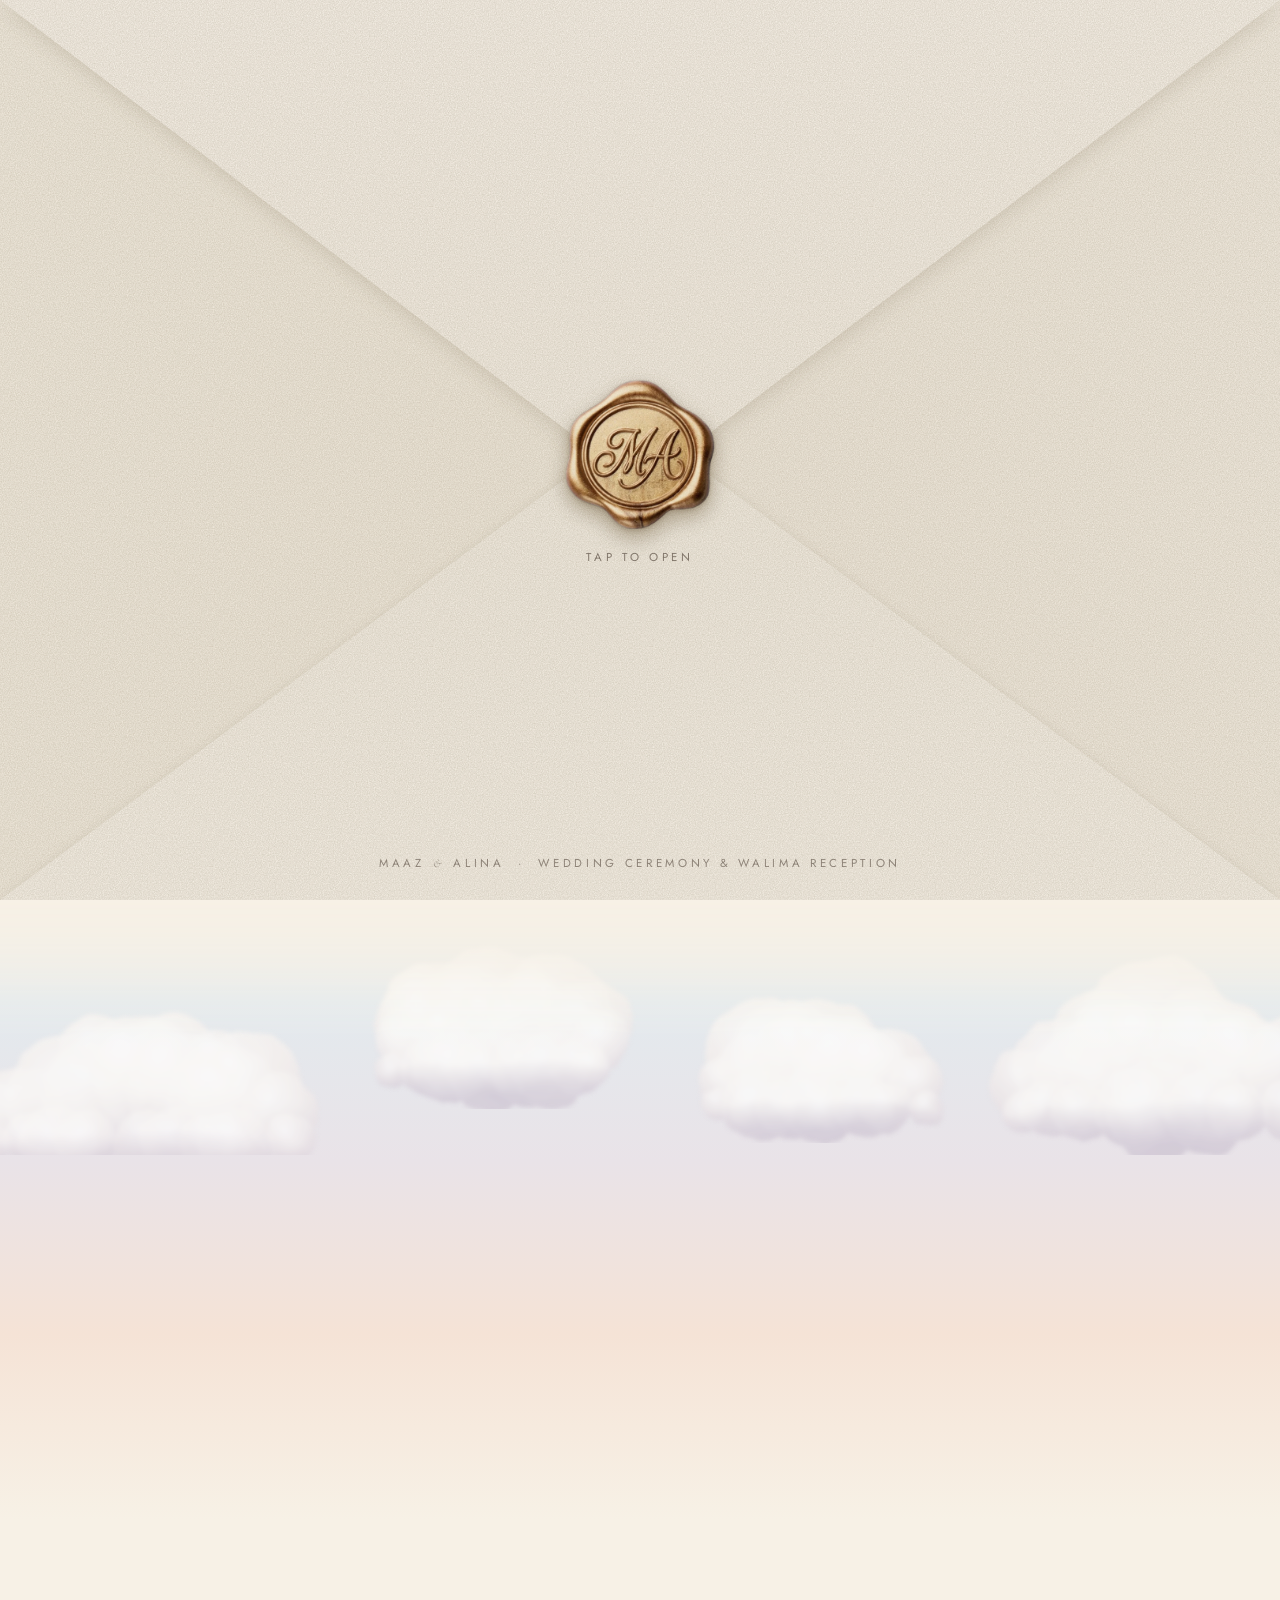
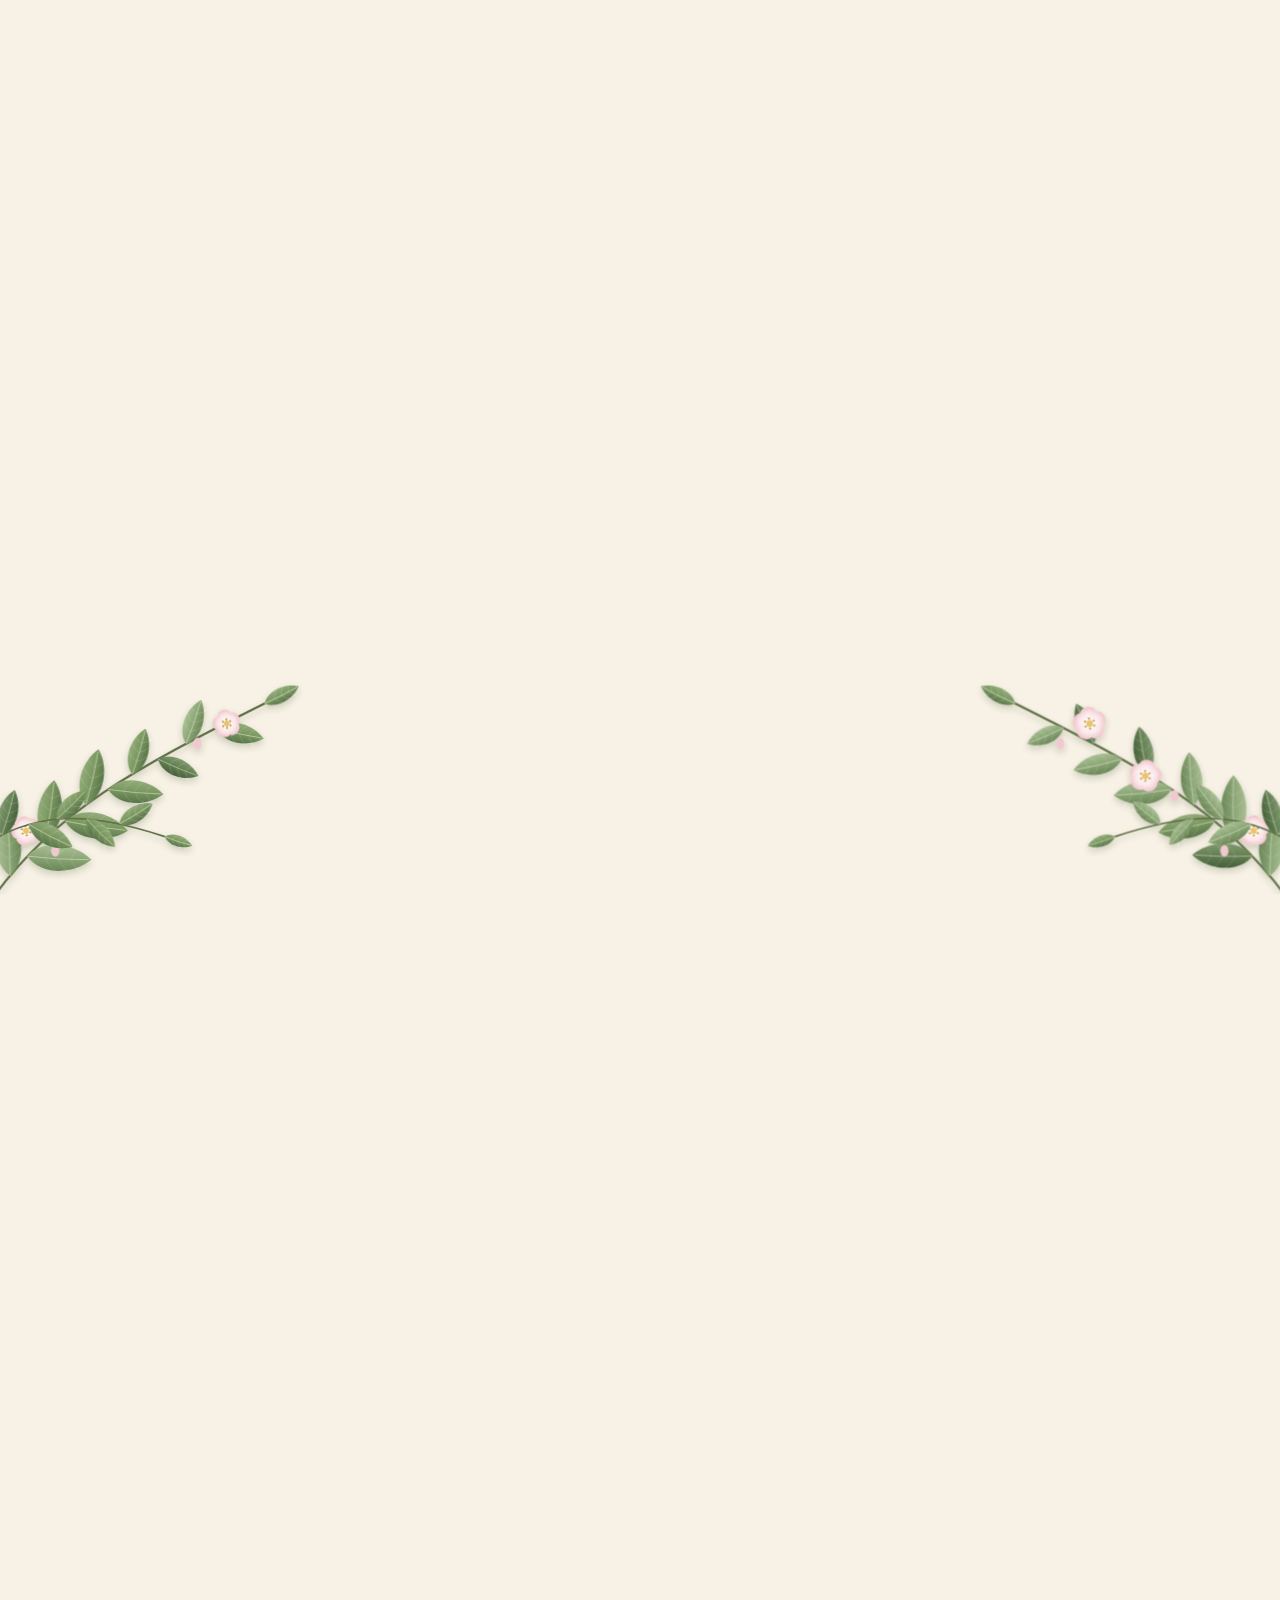
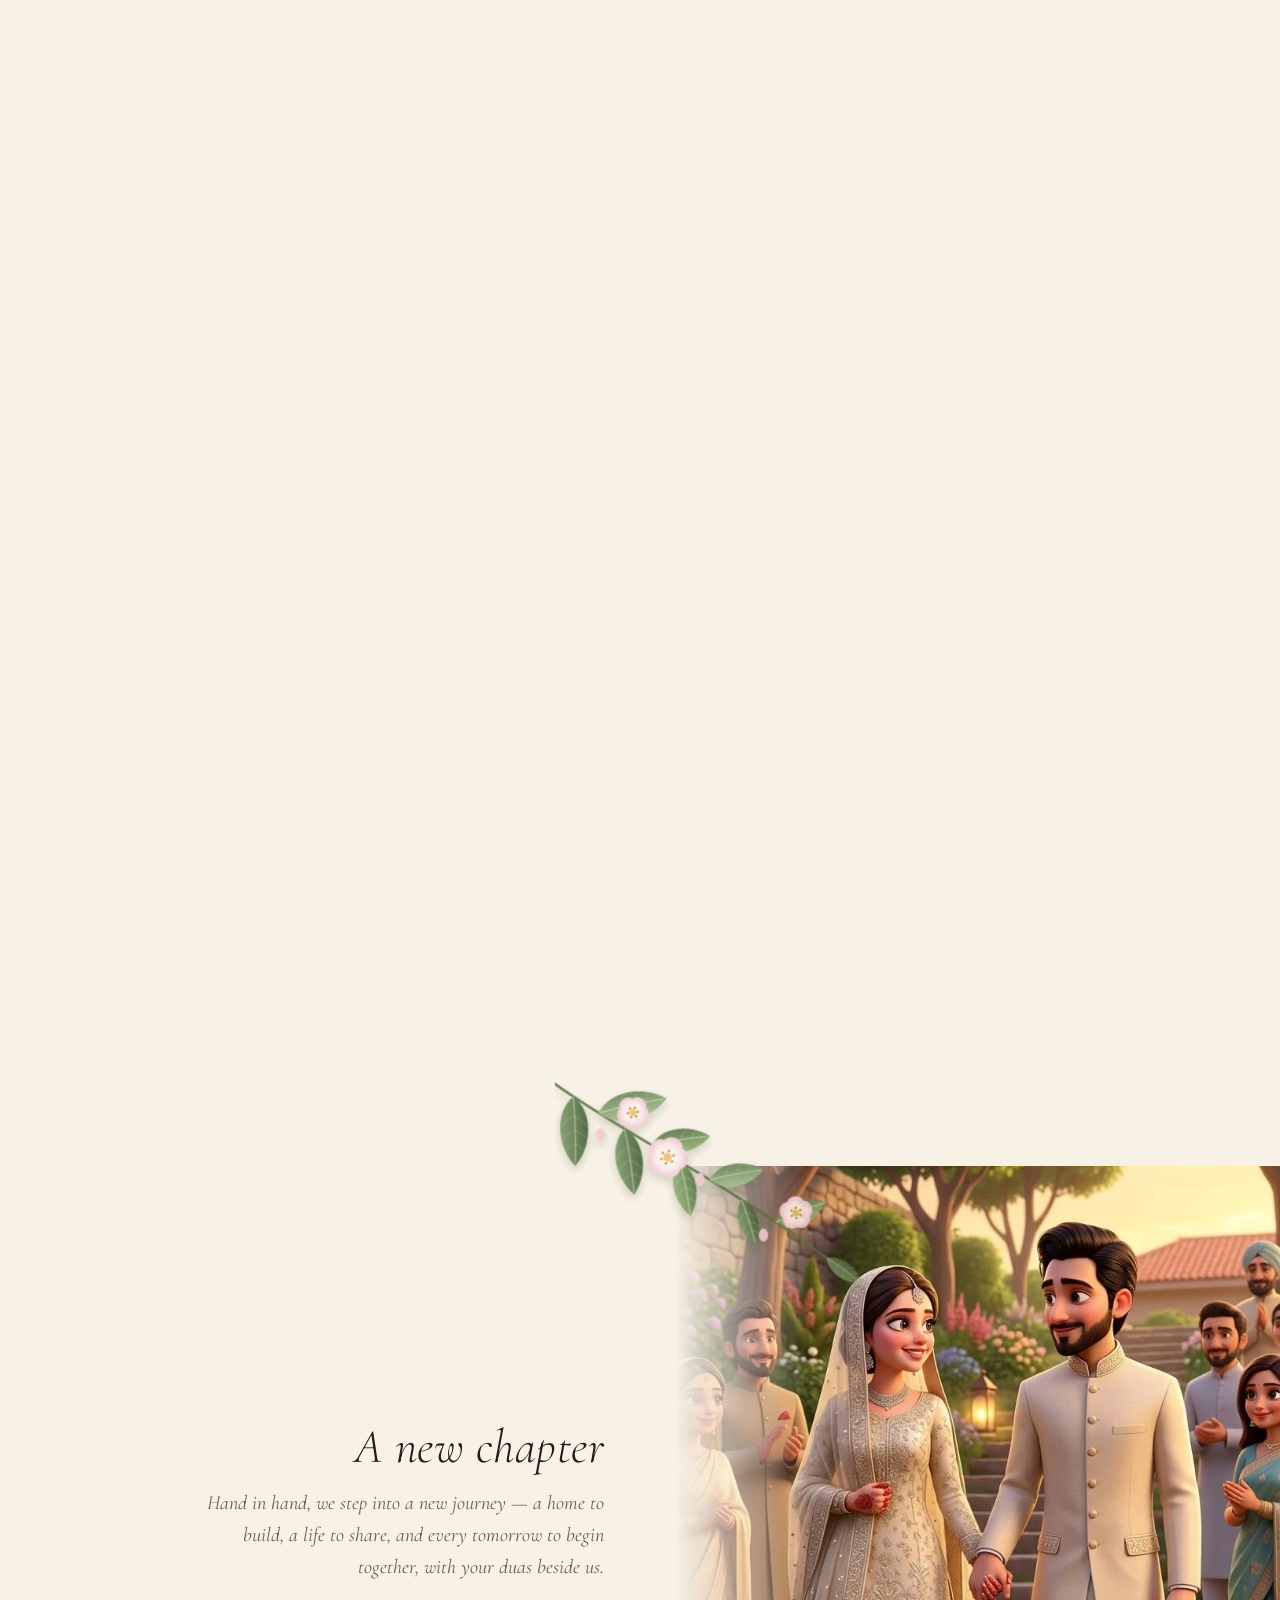
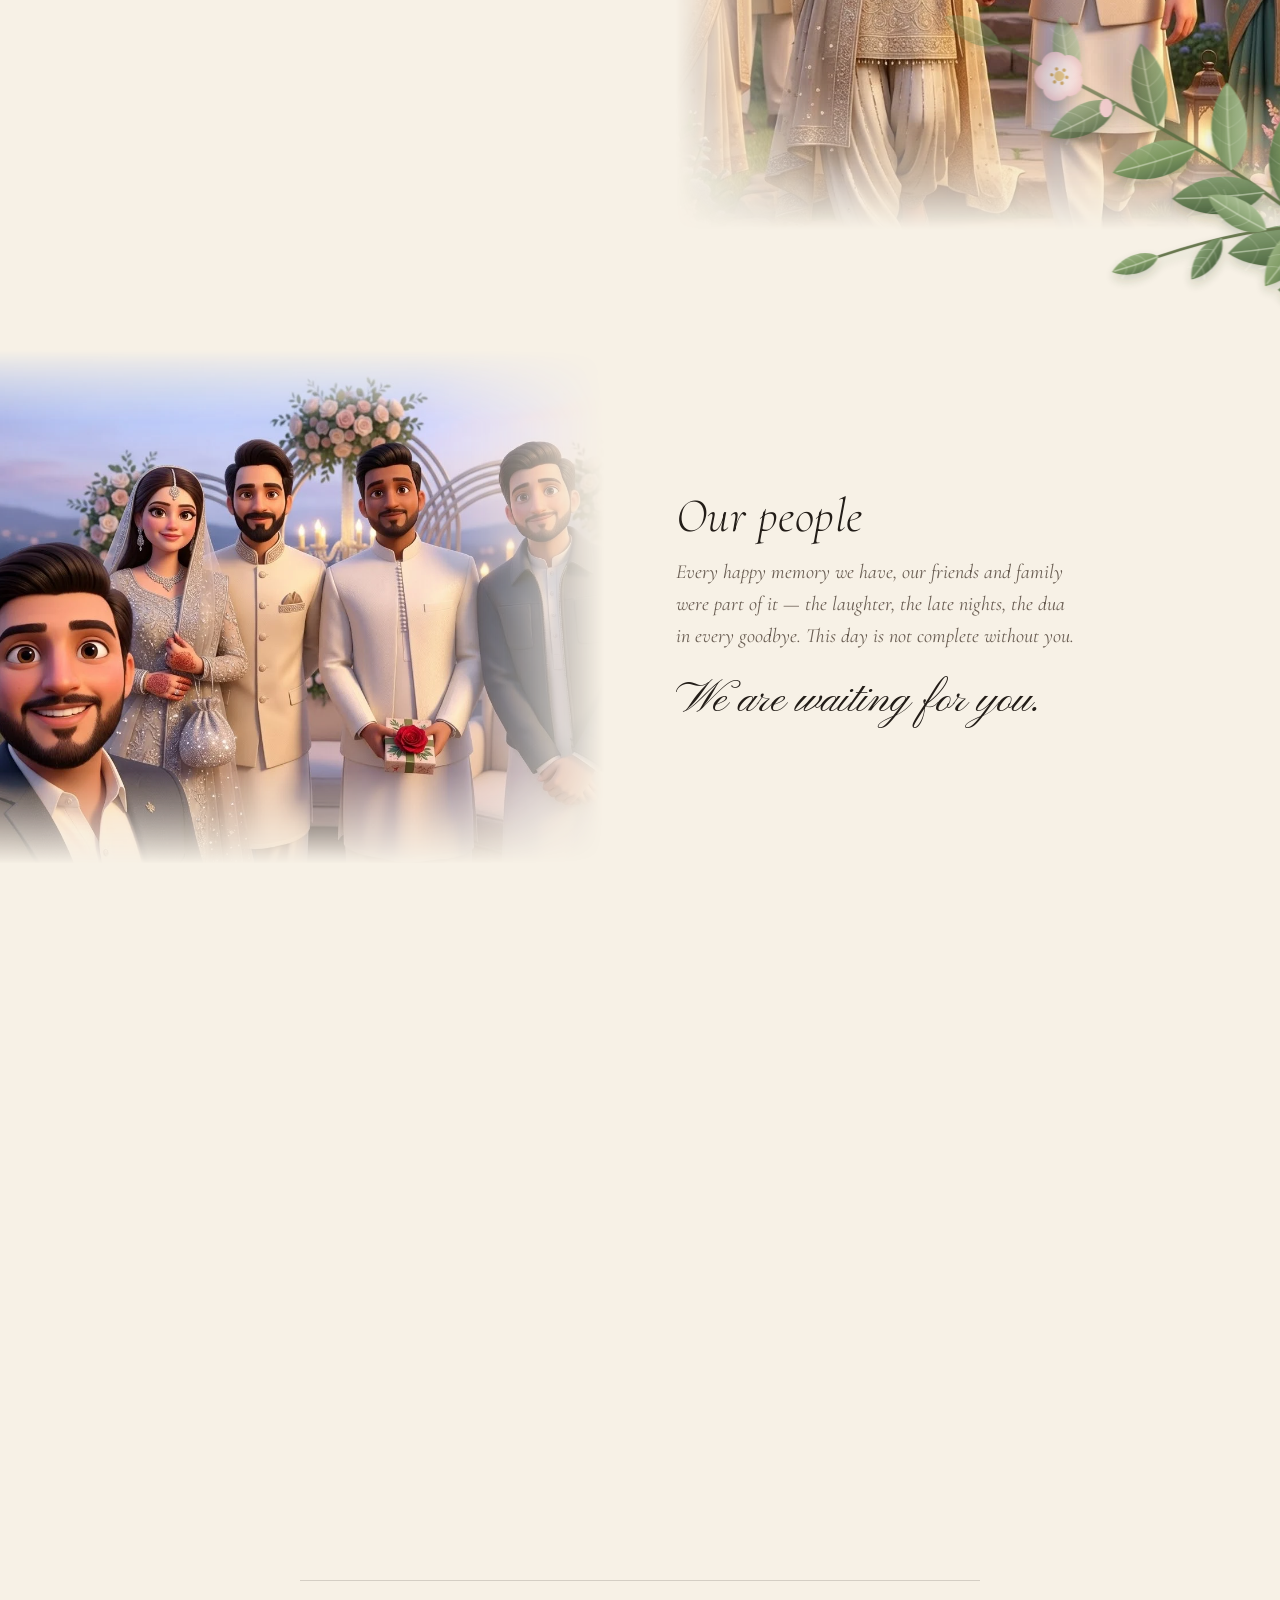
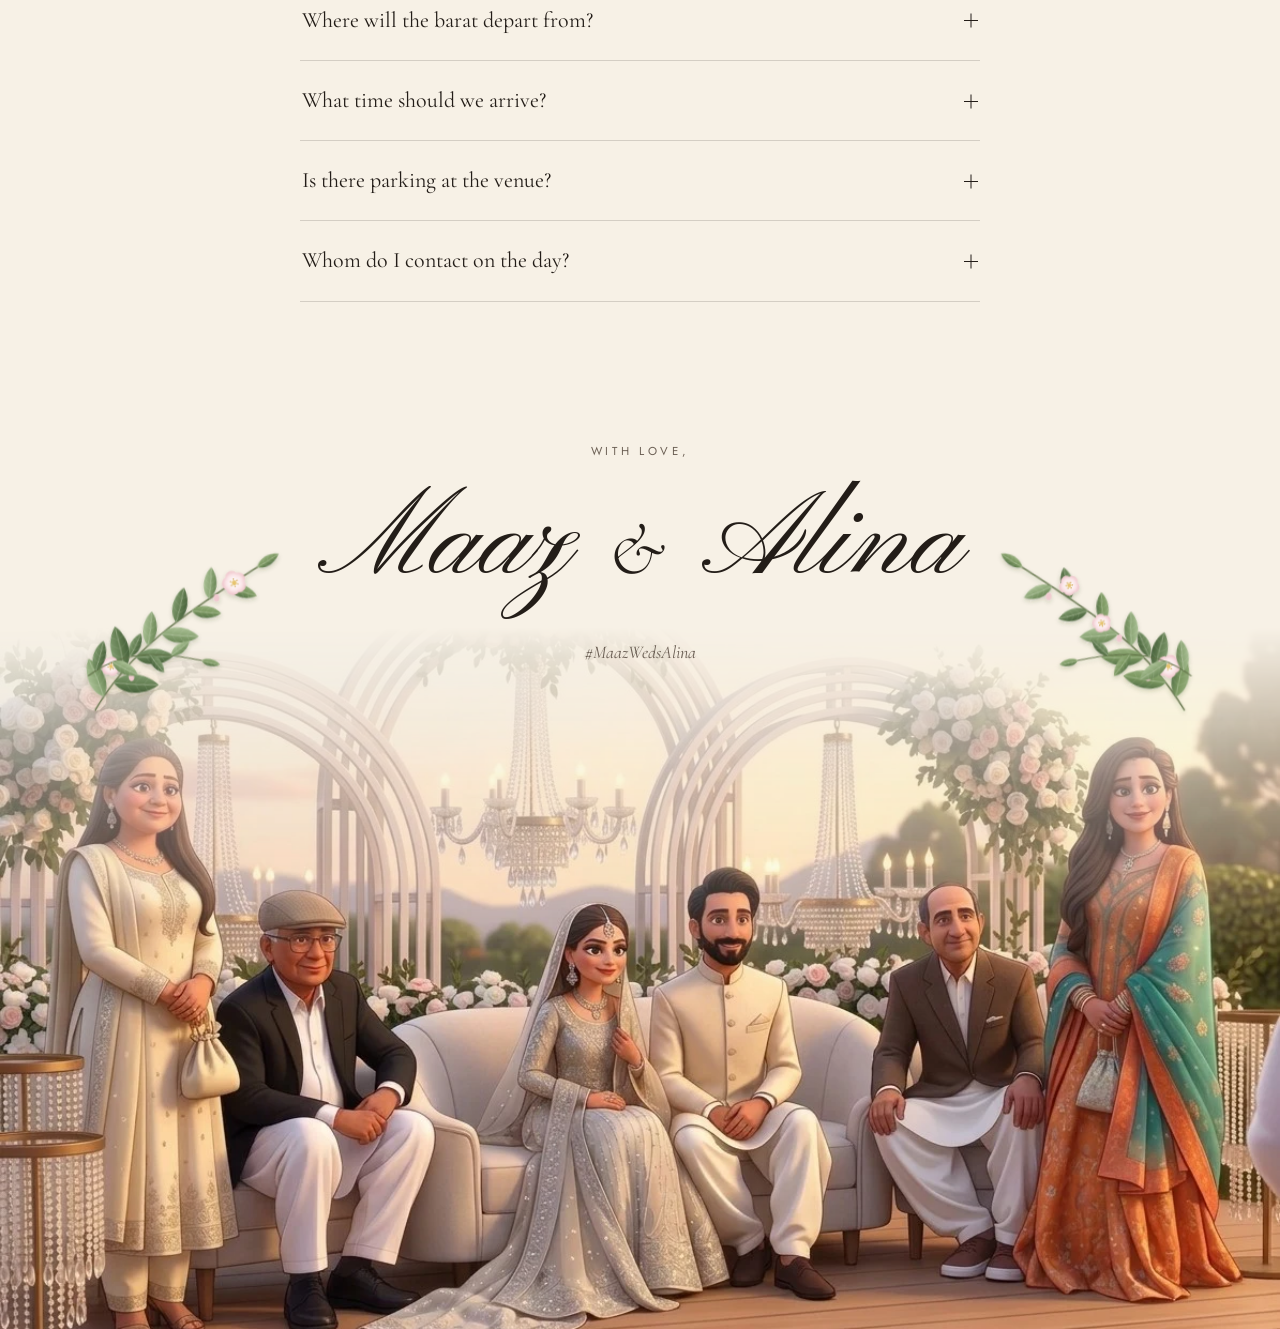
<file: index.html>
<!doctype html>
<html lang="en">
<head>
  <meta charset="utf-8">
  <meta name="viewport" content="width=device-width, initial-scale=1, viewport-fit=cover">
  <title>Maaz &amp; Alina · December 2026</title>
  <meta name="description" content="Wedding Ceremony · Tuesday 01 December &amp; Walima Reception · Thursday 03 December 2026. Tap to open your invitation.">
  <!-- link previews (WhatsApp, iMessage, Facebook): these need the full site address -->
  <meta property="og:type" content="website">
  <meta property="og:url" content="https://maaz-alina.vercel.app/">
  <meta property="og:title" content="Maaz &amp; Alina · You are invited">
  <meta property="og:description" content="Wedding Ceremony · Tuesday 01 December &amp; Walima Reception · Thursday 03 December 2026. Tap to open your invitation.">
  <meta property="og:image" content="https://maaz-alina.vercel.app/assets/img/og.jpg?v=7">
  <meta property="og:image:type" content="image/jpeg">
  <meta property="og:image:width" content="1200">
  <meta property="og:image:height" content="630">
  <meta name="twitter:card" content="summary_large_image">
  <link rel="icon" type="image/png" sizes="32x32" href="assets/img/favicon-32.png">
  <link rel="icon" type="image/png" sizes="48x48" href="assets/img/favicon-48.png">
  <link rel="icon" type="image/png" sizes="192x192" href="assets/img/favicon-192.png">
  <link rel="apple-touch-icon" href="assets/img/apple-touch-icon.png">
  <meta name="theme-color" content="#F7F1E6">
  <link rel="preconnect" href="https://fonts.googleapis.com">
  <link rel="preconnect" href="https://fonts.gstatic.com" crossorigin>
  <link href="https://fonts.googleapis.com/css2?family=Amiri&family=Cormorant+Garamond:ital,wght@0,300;0,400;0,500;0,600;1,400&family=Jost:wght@300;400&family=Noto+Nastaliq+Urdu:wght@400;500&family=Pinyon+Script&display=swap" rel="stylesheet">
  <link rel="stylesheet" href="assets/css/style.css?v=20261109004943">
</head>
<body data-mode="both" class="is-locked">
  <svg class="defs" aria-hidden="true" width="0" height="0">
    <defs>
      <!-- wobbly, painted edges for clouds and hills -->
      <filter id="paint" x="-10%" y="-10%" width="120%" height="120%">
        <feTurbulence type="fractalNoise" baseFrequency="0.018" numOctaves="3" seed="7" result="n"/>
        <feDisplacementMap in="SourceGraphic" in2="n" scale="26" xChannelSelector="R" yChannelSelector="G"/>
        <feGaussianBlur stdDeviation="0.6"/>
      </filter>
      <filter id="paint-soft" x="-10%" y="-10%" width="120%" height="120%">
        <feTurbulence type="fractalNoise" baseFrequency="0.03" numOctaves="2" seed="3" result="n"/>
        <feDisplacementMap in="SourceGraphic" in2="n" scale="10" xChannelSelector="R" yChannelSelector="G"/>
      </filter>
      <radialGradient id="cloud-warm" cx="45%" cy="35%" r="70%">
        <stop offset="0" stop-color="#FFFCF4"/>
        <stop offset=".6" stop-color="#FBF0DC"/>
        <stop offset="1" stop-color="#F0DDBE"/>
      </radialGradient>
      <radialGradient id="cloud-cool" cx="45%" cy="35%" r="70%">
        <stop offset="0" stop-color="#FFFFFF"/>
        <stop offset=".6" stop-color="#F3F7F6"/>
        <stop offset="1" stop-color="#D6E3E6"/>
      </radialGradient>
      <linearGradient id="cloud-body-warm" x1="0" y1="0" x2="0" y2="1">
        <stop offset="0" stop-color="#FFFDF6"/>
        <stop offset=".55" stop-color="#FAEED8"/>
        <stop offset="1" stop-color="#EBD4B2"/>
      </linearGradient>
      <linearGradient id="cloud-body-cool" x1="0" y1="0" x2="0" y2="1">
        <stop offset="0" stop-color="#FFFFFF"/>
        <stop offset=".55" stop-color="#F2F6F4"/>
        <stop offset="1" stop-color="#C9DADF"/>
      </linearGradient>
    </defs>
  </svg>

  <div id="app"></div>
  <audio id="bgm" loop preload="none"></audio>

  <script>window.BASE = '';</script>
  <script src="assets/js/content.js?v=20261109004943"></script>
  <script src="assets/js/main.js?v=20261109004943"></script>
</body>
</html>
</file>
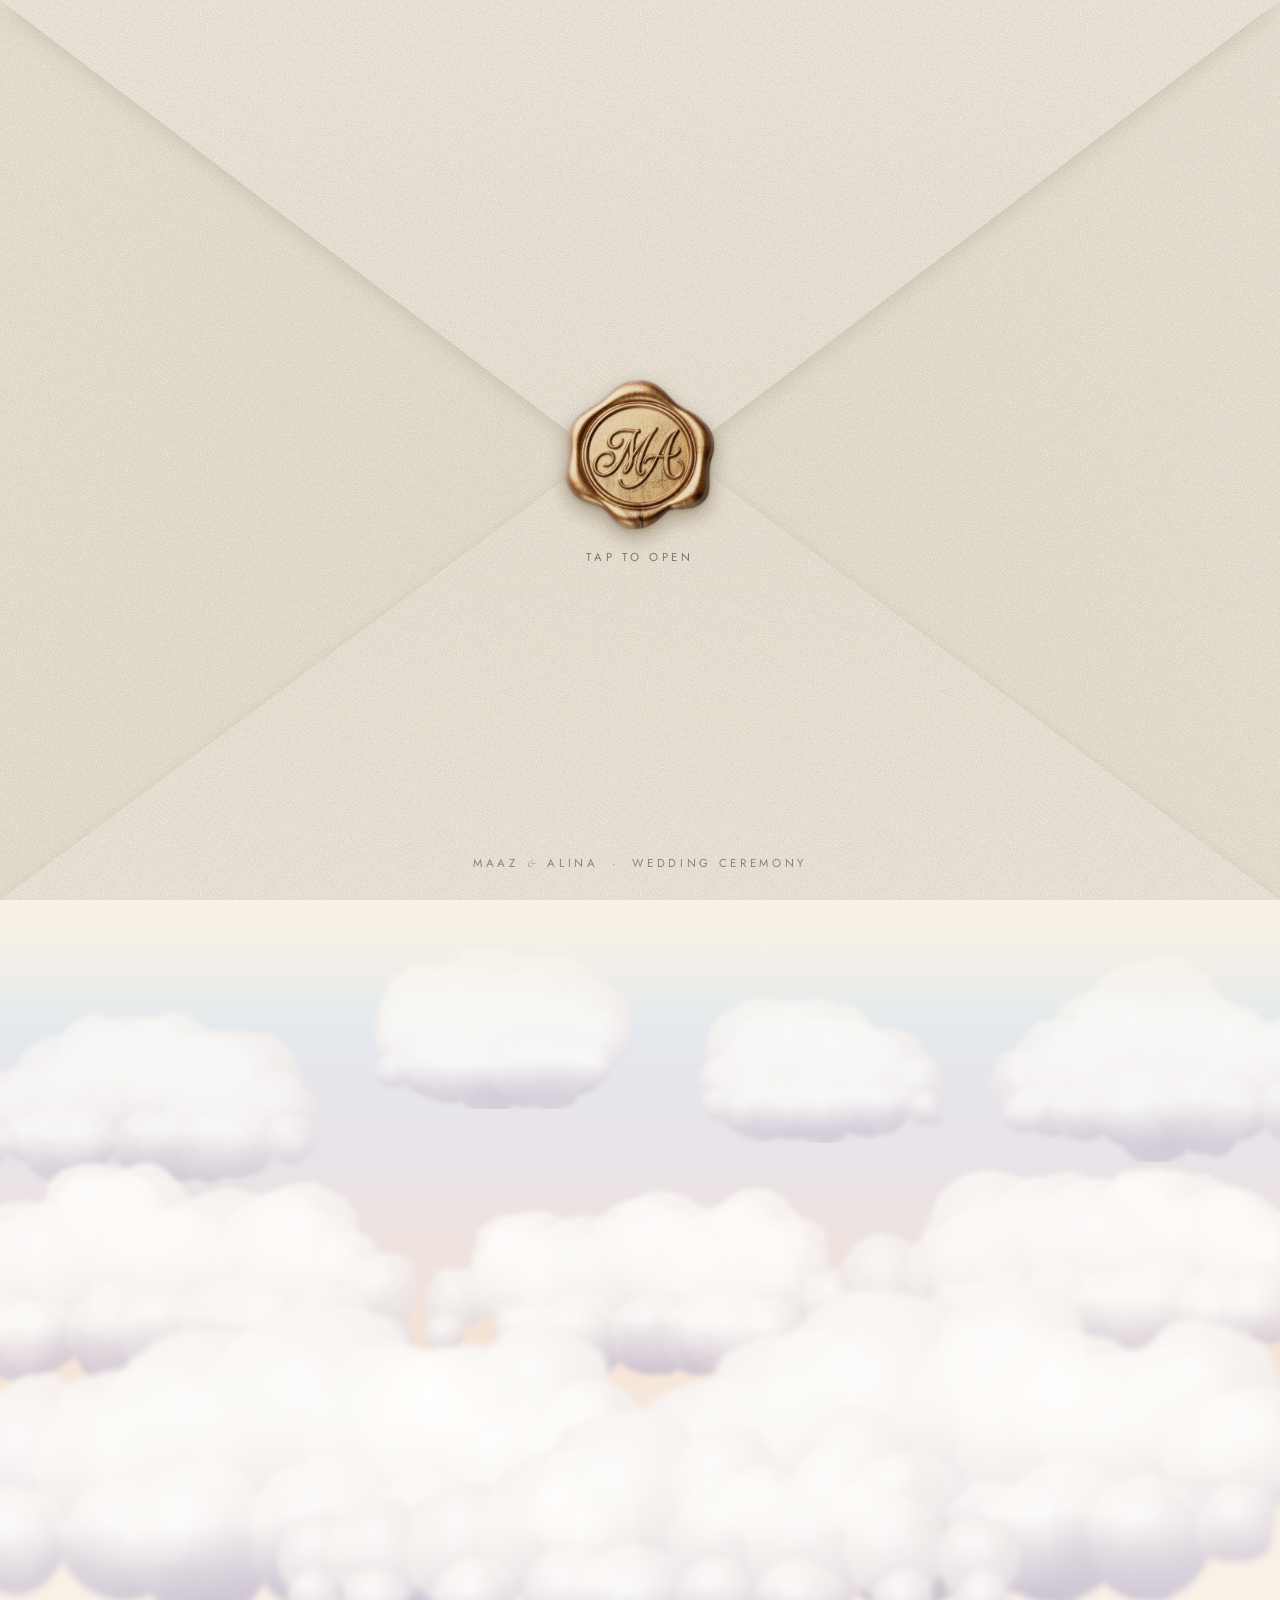
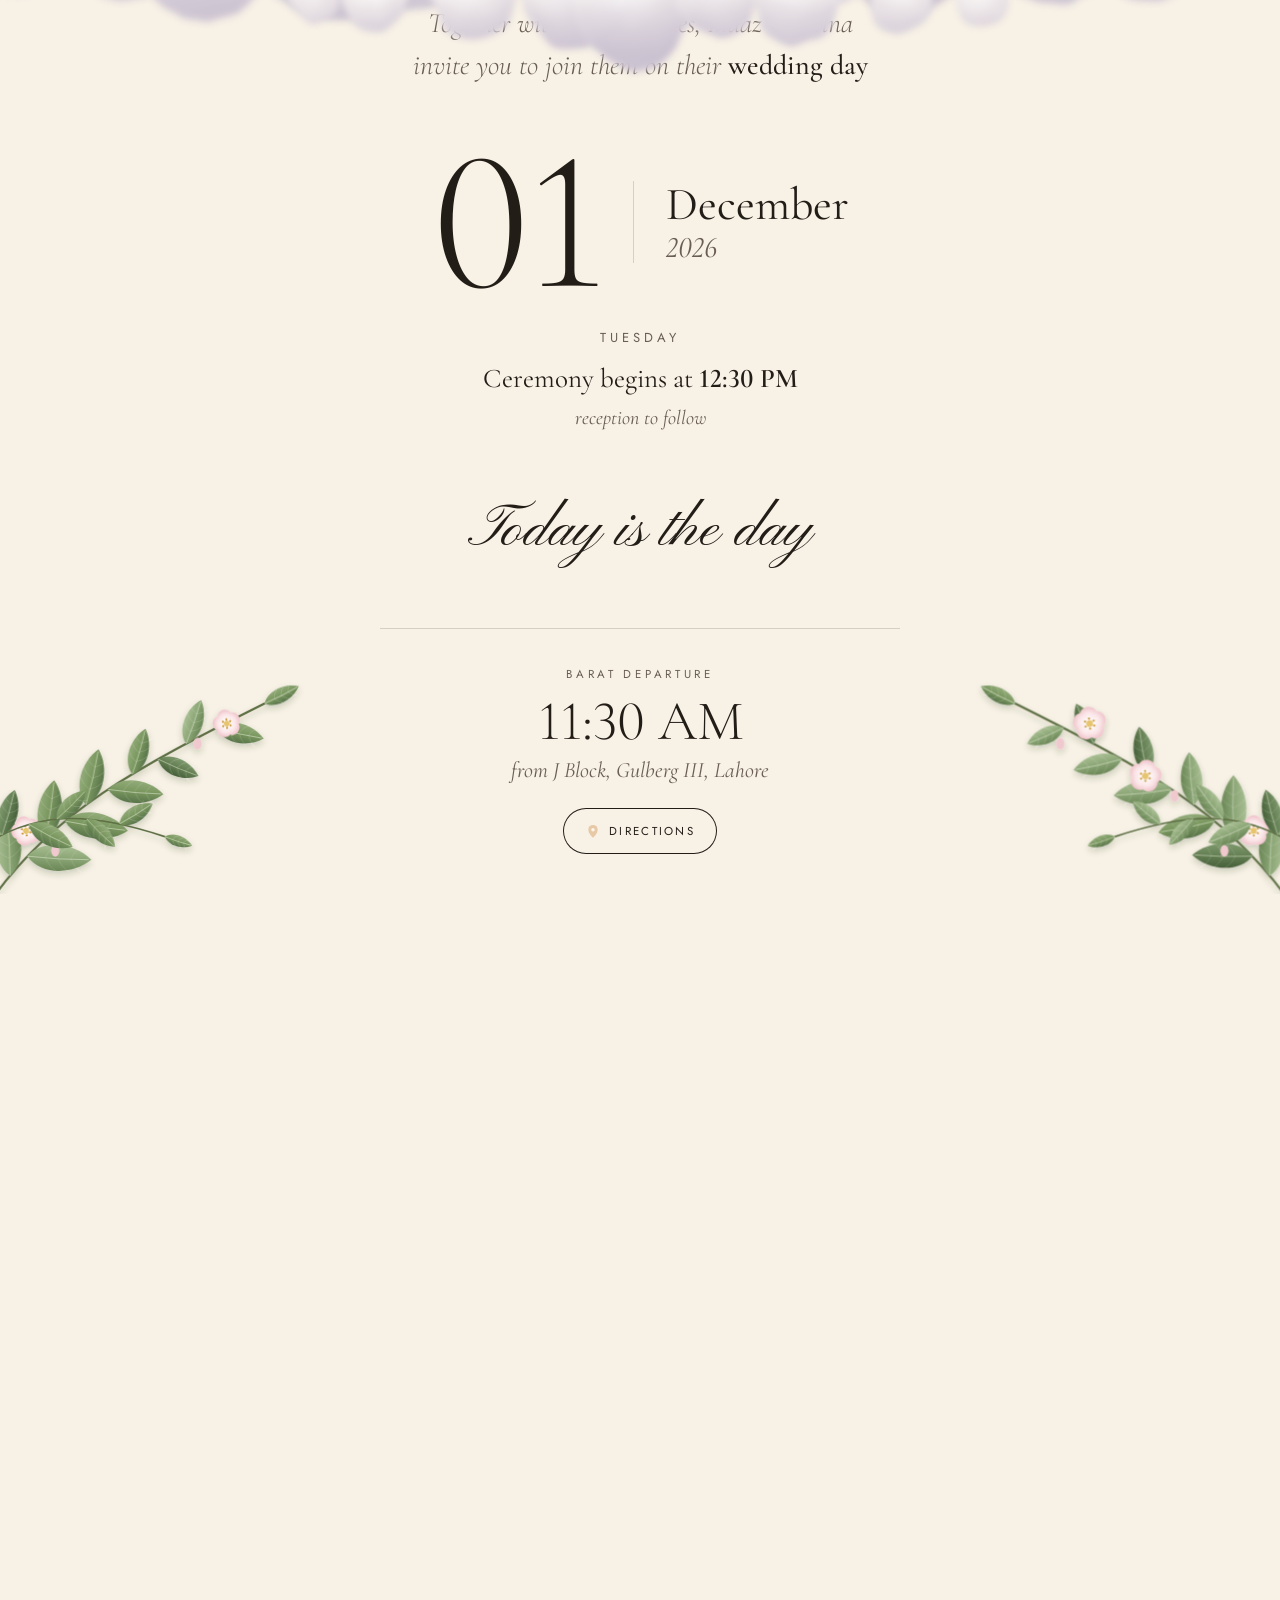
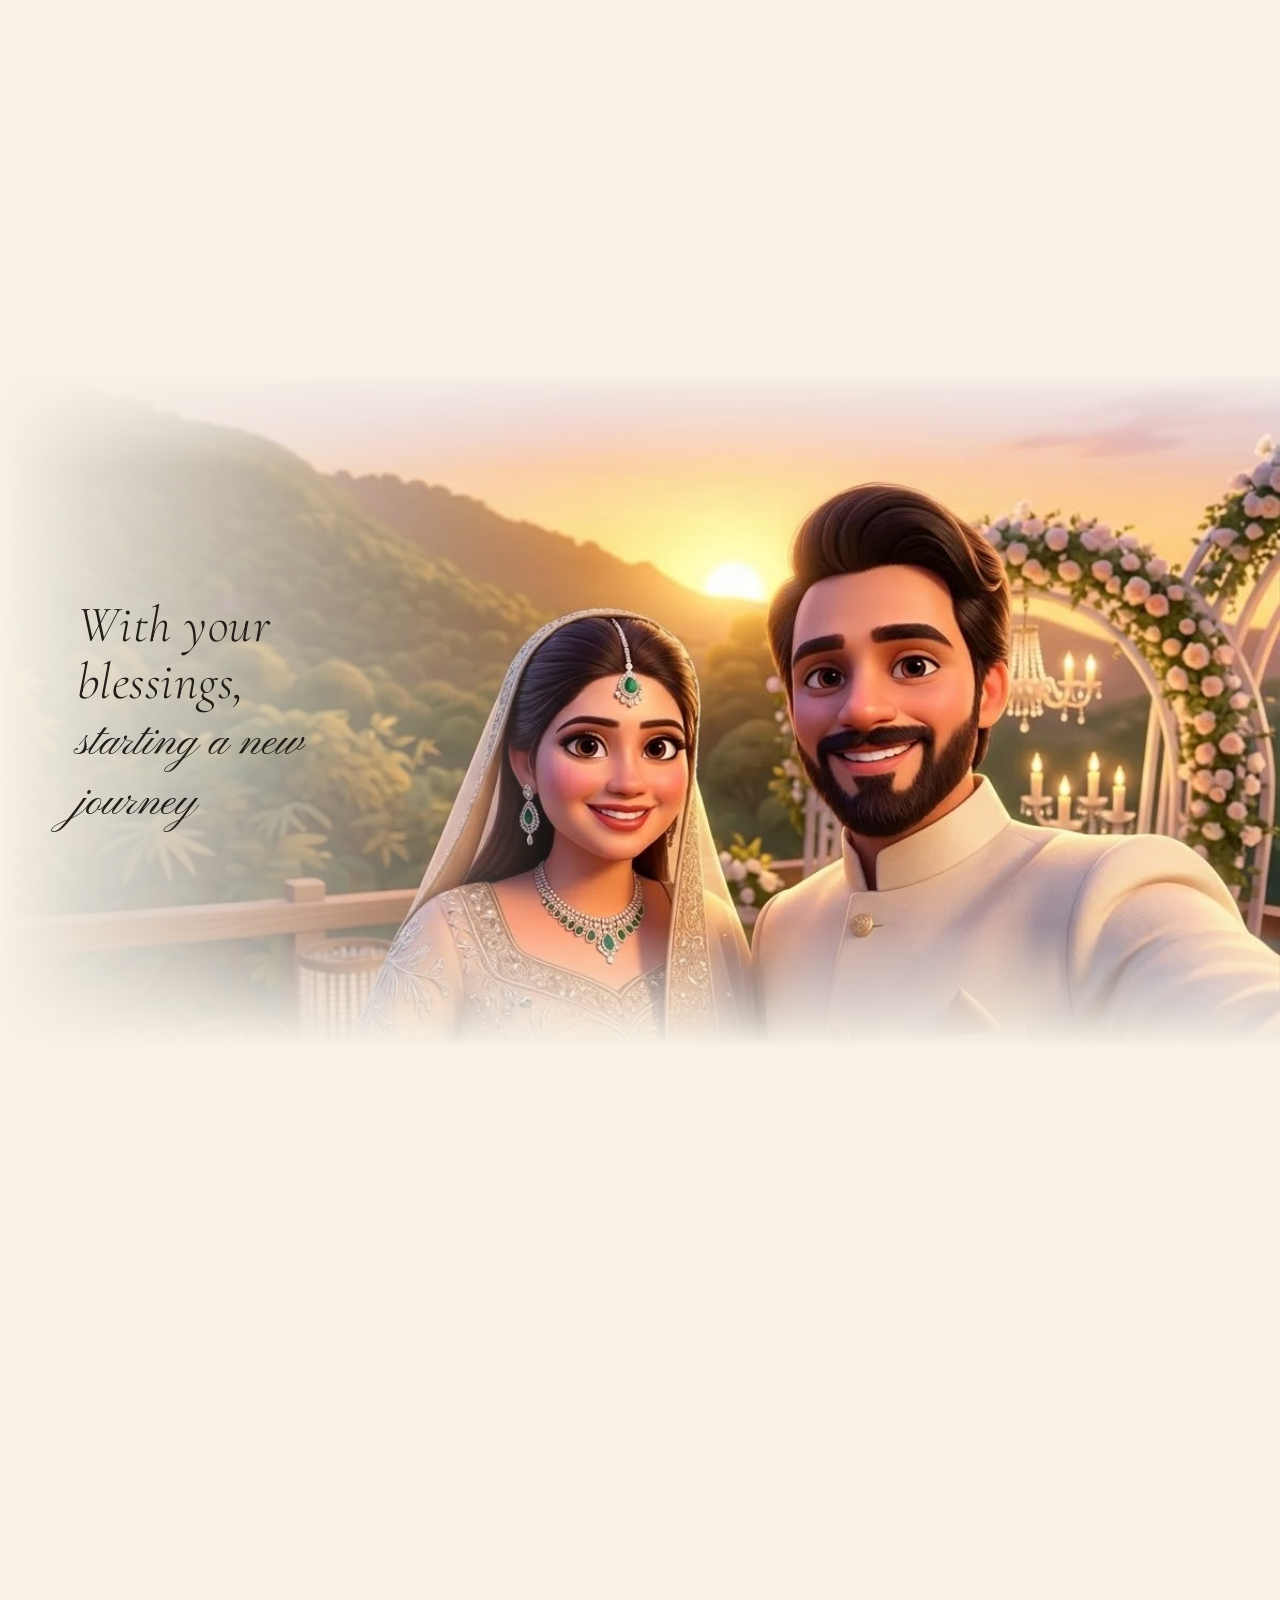
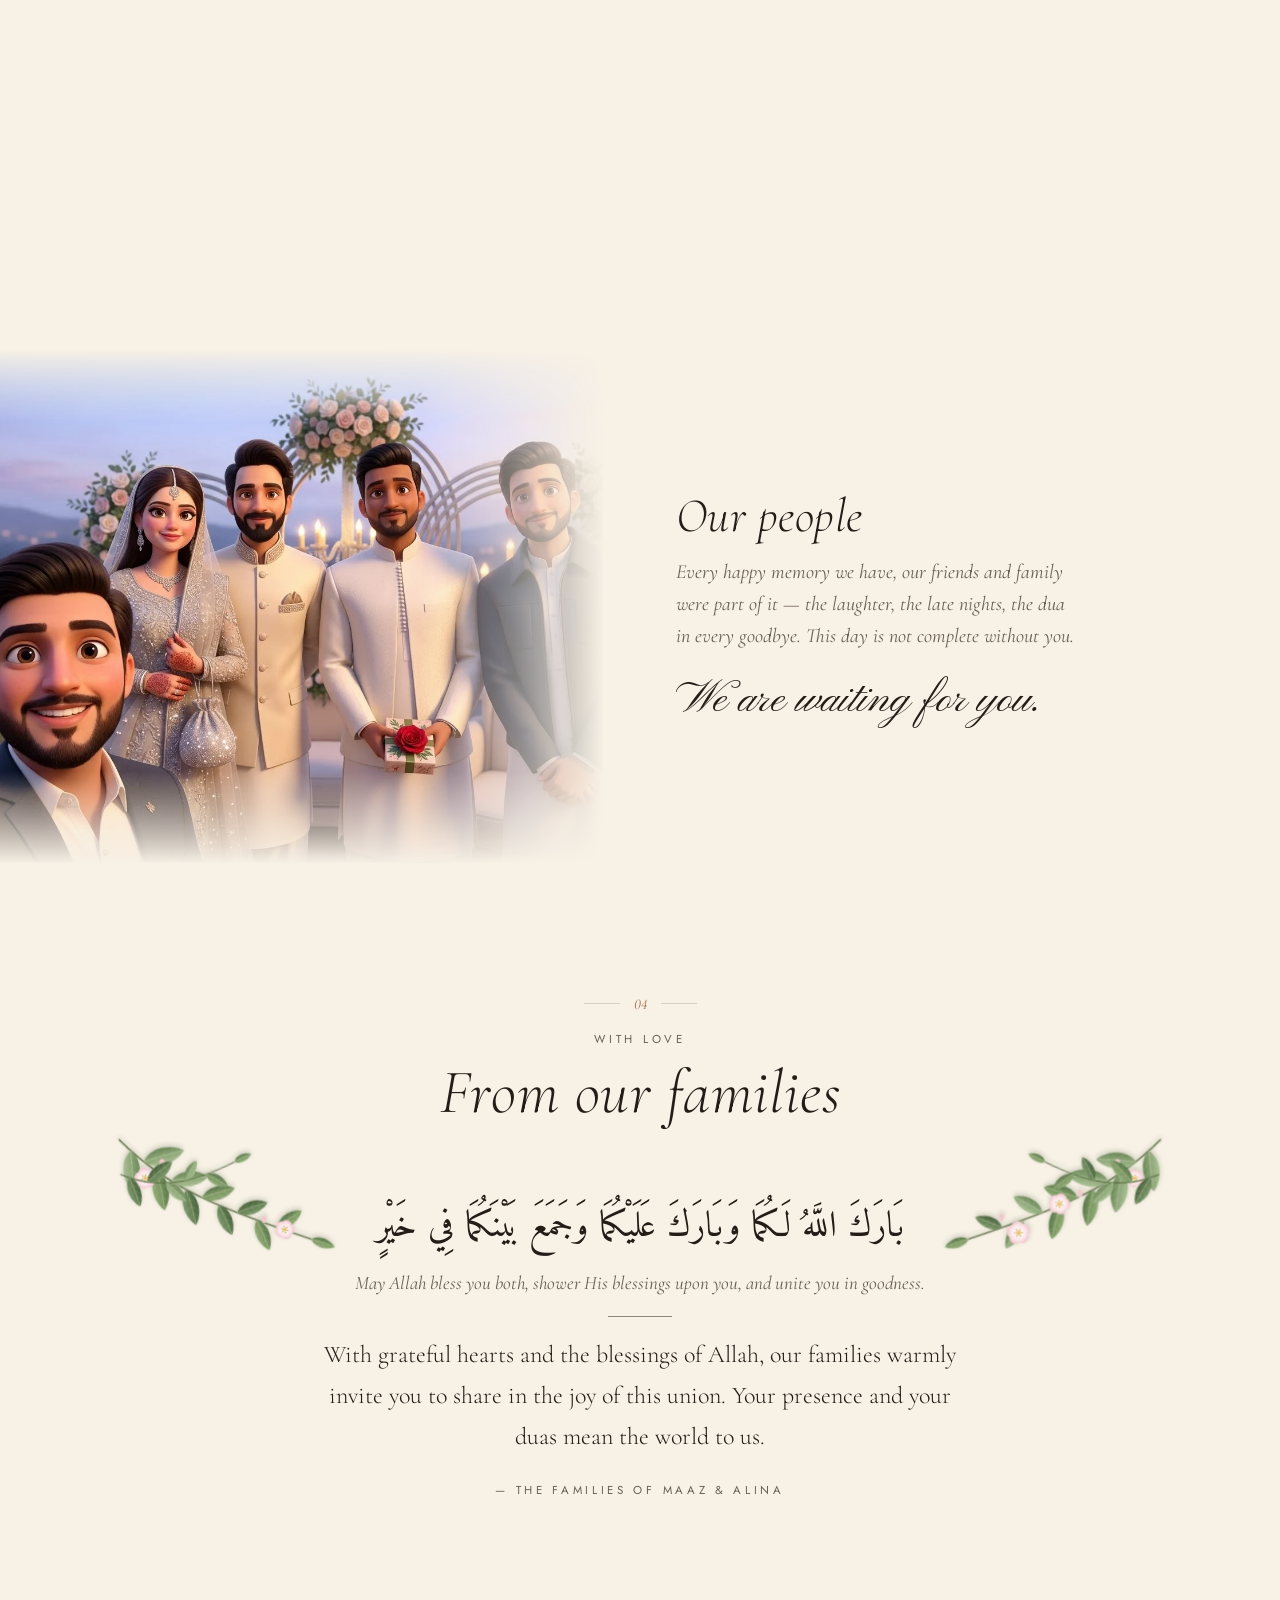
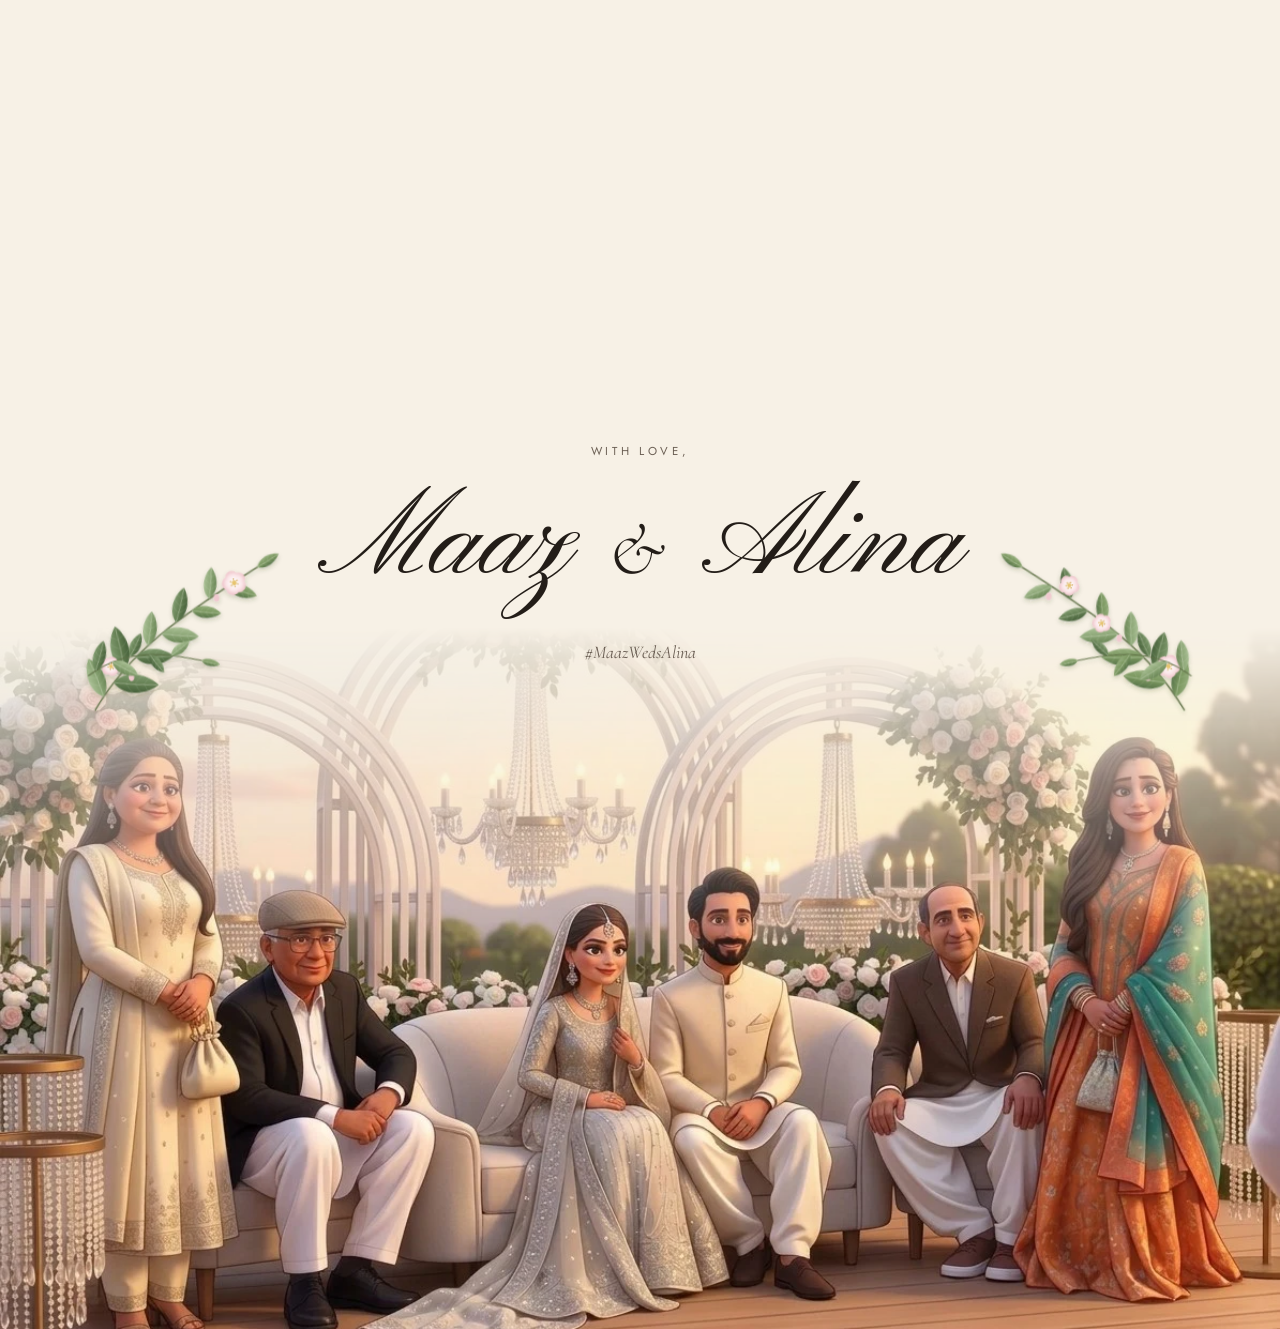
<file: barat-Akfarm-01/index.html>
<!doctype html>
<html lang="en">
<head>
  <meta charset="utf-8">
  <meta name="viewport" content="width=device-width, initial-scale=1, viewport-fit=cover">
  <title>Maaz &amp; Alina · Wedding Ceremony · 01.12.2026</title>
  <meta name="description" content="Tuesday, 01 December 2026 · AK Farmhouse and Events, Lahore. Tap to open your invitation.">
  <!-- link previews (WhatsApp, iMessage, Facebook): these need the full site address -->
  <meta property="og:type" content="website">
  <meta property="og:url" content="https://maaz-alina.vercel.app/barat-Akfarm-01/">
  <meta property="og:title" content="Maaz &amp; Alina · Wedding Ceremony">
  <meta property="og:description" content="Tuesday, 01 December 2026 · AK Farmhouse and Events, Lahore. Tap to open your invitation.">
  <meta property="og:image" content="https://maaz-alina.vercel.app/assets/img/og-barat.jpg?v=7">
  <meta property="og:image:type" content="image/jpeg">
  <meta property="og:image:width" content="1200">
  <meta property="og:image:height" content="630">
  <meta name="twitter:card" content="summary_large_image">
  <link rel="icon" type="image/png" sizes="32x32" href="../assets/img/favicon-32.png">
  <link rel="icon" type="image/png" sizes="48x48" href="../assets/img/favicon-48.png">
  <link rel="icon" type="image/png" sizes="192x192" href="../assets/img/favicon-192.png">
  <link rel="apple-touch-icon" href="../assets/img/apple-touch-icon.png">
  <meta name="theme-color" content="#F7F1E6">
  <link rel="preconnect" href="https://fonts.googleapis.com">
  <link rel="preconnect" href="https://fonts.gstatic.com" crossorigin>
  <link href="https://fonts.googleapis.com/css2?family=Amiri&family=Cormorant+Garamond:ital,wght@0,300;0,400;0,500;0,600;1,400&family=Jost:wght@300;400&family=Noto+Nastaliq+Urdu:wght@400;500&family=Pinyon+Script&display=swap" rel="stylesheet">
  <link rel="stylesheet" href="../assets/css/style.css?v=20261109004943">
</head>
<body data-mode="barat" class="is-locked">
  <svg class="defs" aria-hidden="true" width="0" height="0">
    <defs>
      <!-- wobbly, painted edges for clouds and hills -->
      <filter id="paint" x="-10%" y="-10%" width="120%" height="120%">
        <feTurbulence type="fractalNoise" baseFrequency="0.018" numOctaves="3" seed="7" result="n"/>
        <feDisplacementMap in="SourceGraphic" in2="n" scale="26" xChannelSelector="R" yChannelSelector="G"/>
        <feGaussianBlur stdDeviation="0.6"/>
      </filter>
      <filter id="paint-soft" x="-10%" y="-10%" width="120%" height="120%">
        <feTurbulence type="fractalNoise" baseFrequency="0.03" numOctaves="2" seed="3" result="n"/>
        <feDisplacementMap in="SourceGraphic" in2="n" scale="10" xChannelSelector="R" yChannelSelector="G"/>
      </filter>
      <radialGradient id="cloud-warm" cx="45%" cy="35%" r="70%">
        <stop offset="0" stop-color="#FFFCF4"/>
        <stop offset=".6" stop-color="#FBF0DC"/>
        <stop offset="1" stop-color="#F0DDBE"/>
      </radialGradient>
      <radialGradient id="cloud-cool" cx="45%" cy="35%" r="70%">
        <stop offset="0" stop-color="#FFFFFF"/>
        <stop offset=".6" stop-color="#F3F7F6"/>
        <stop offset="1" stop-color="#D6E3E6"/>
      </radialGradient>
      <linearGradient id="cloud-body-warm" x1="0" y1="0" x2="0" y2="1">
        <stop offset="0" stop-color="#FFFDF6"/>
        <stop offset=".55" stop-color="#FAEED8"/>
        <stop offset="1" stop-color="#EBD4B2"/>
      </linearGradient>
      <linearGradient id="cloud-body-cool" x1="0" y1="0" x2="0" y2="1">
        <stop offset="0" stop-color="#FFFFFF"/>
        <stop offset=".55" stop-color="#F2F6F4"/>
        <stop offset="1" stop-color="#C9DADF"/>
      </linearGradient>
    </defs>
  </svg>

  <div id="app"></div>
  <audio id="bgm" loop preload="none"></audio>

  <script>window.BASE = '../';</script>
  <script src="../assets/js/content.js?v=20261109004943"></script>
  <script src="../assets/js/main.js?v=20261109004943"></script>
</body>
</html>
</file>
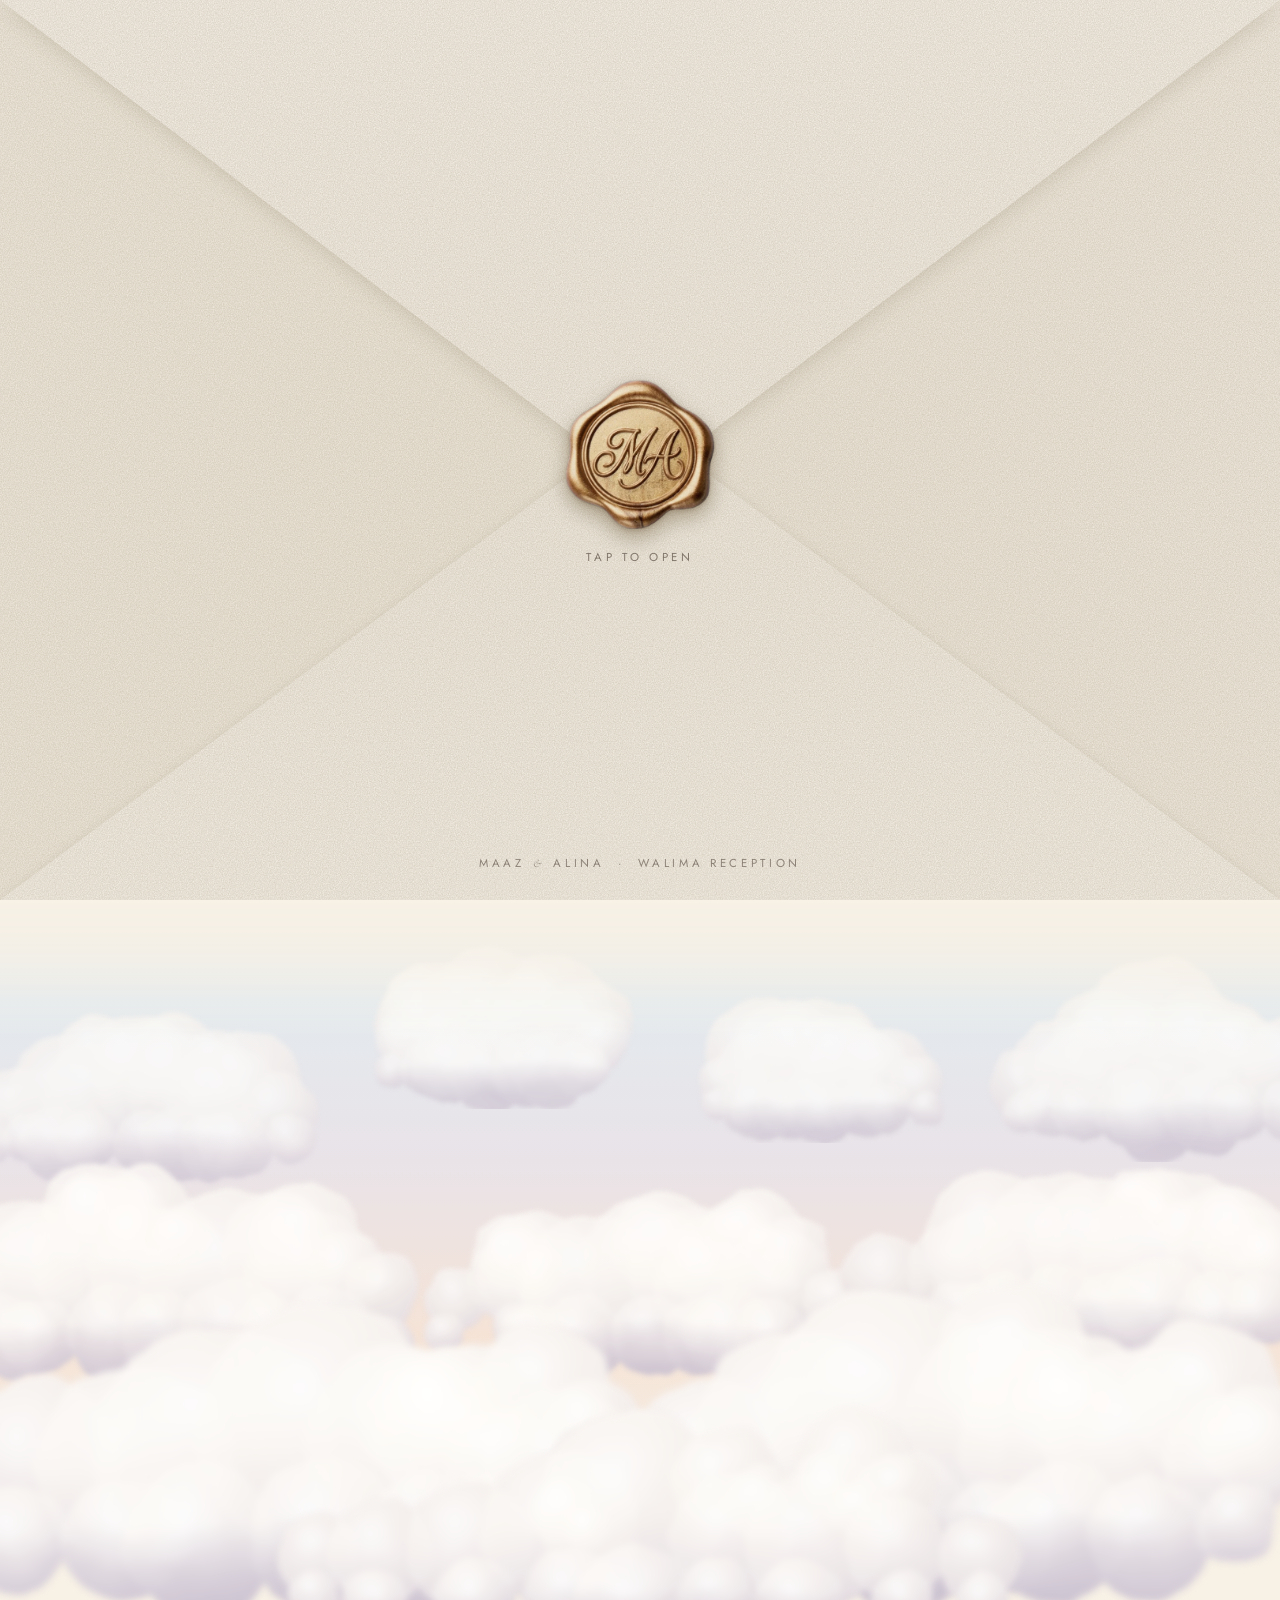
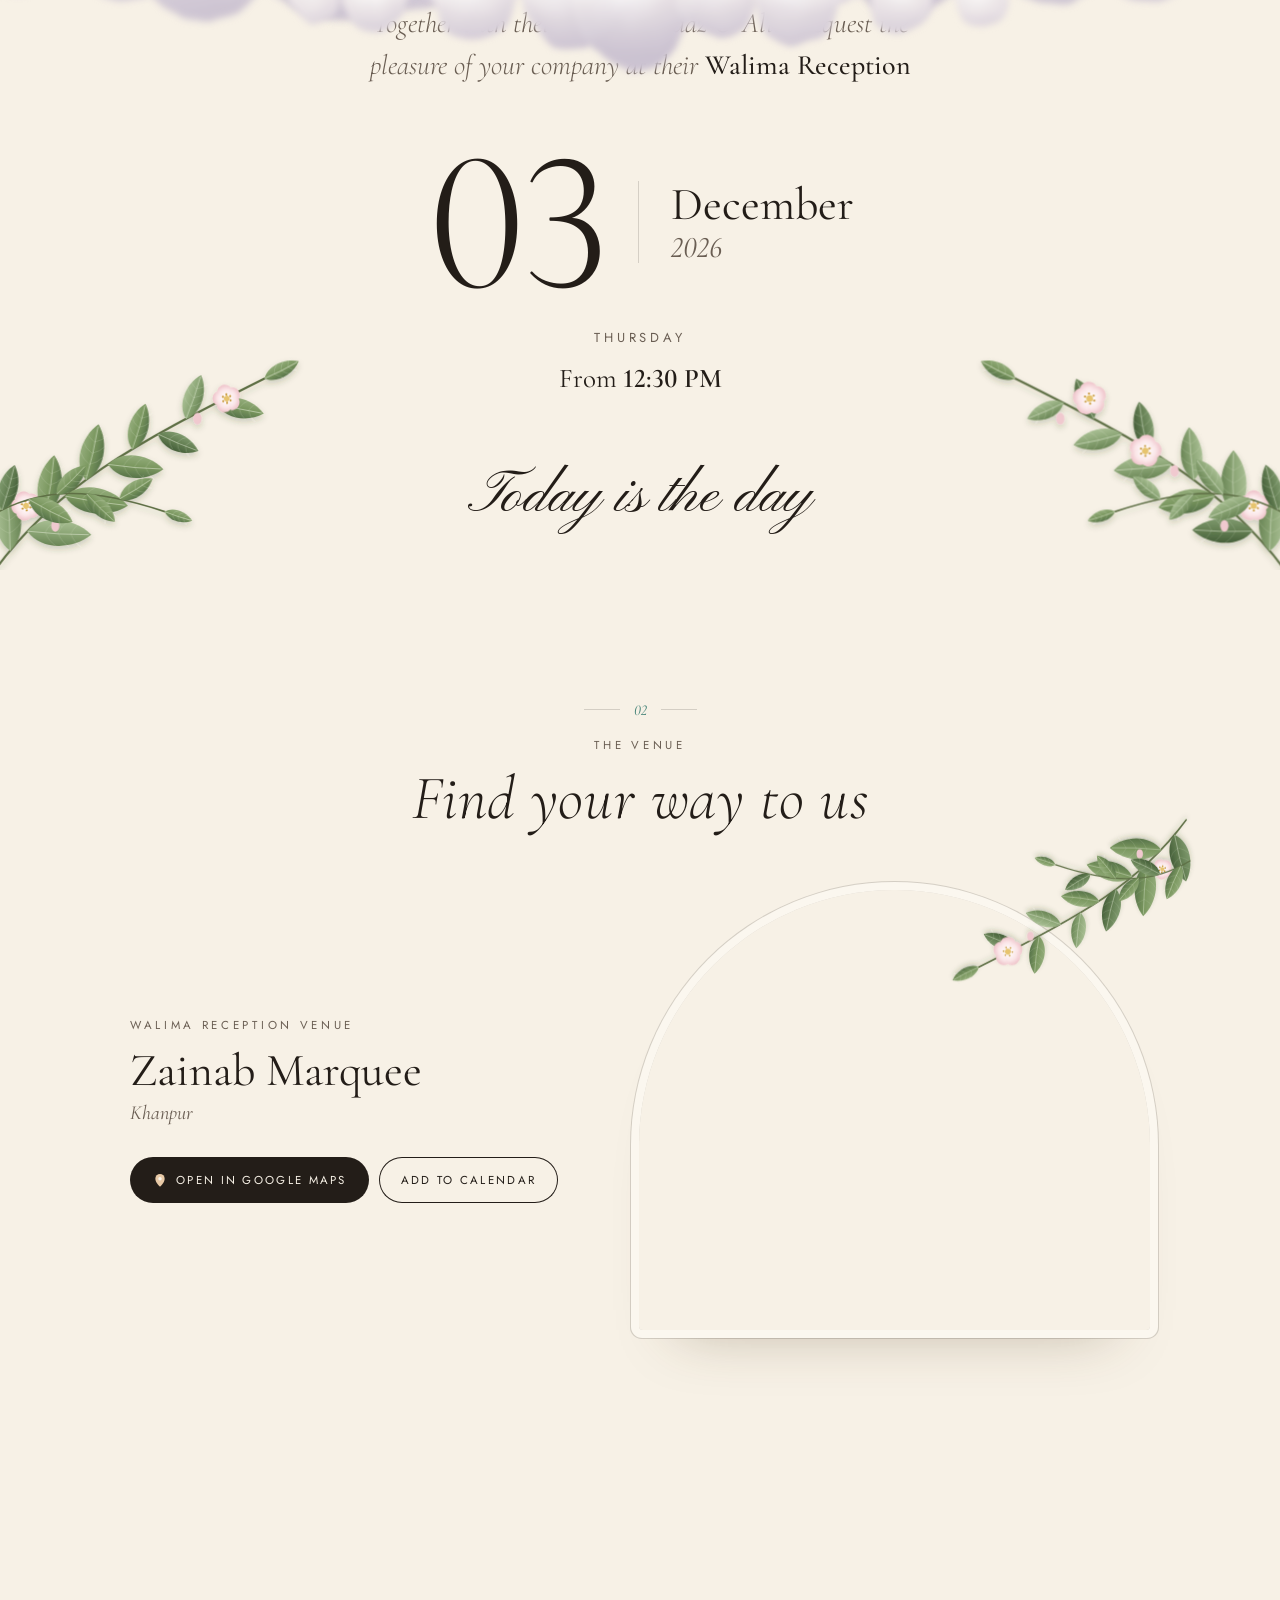
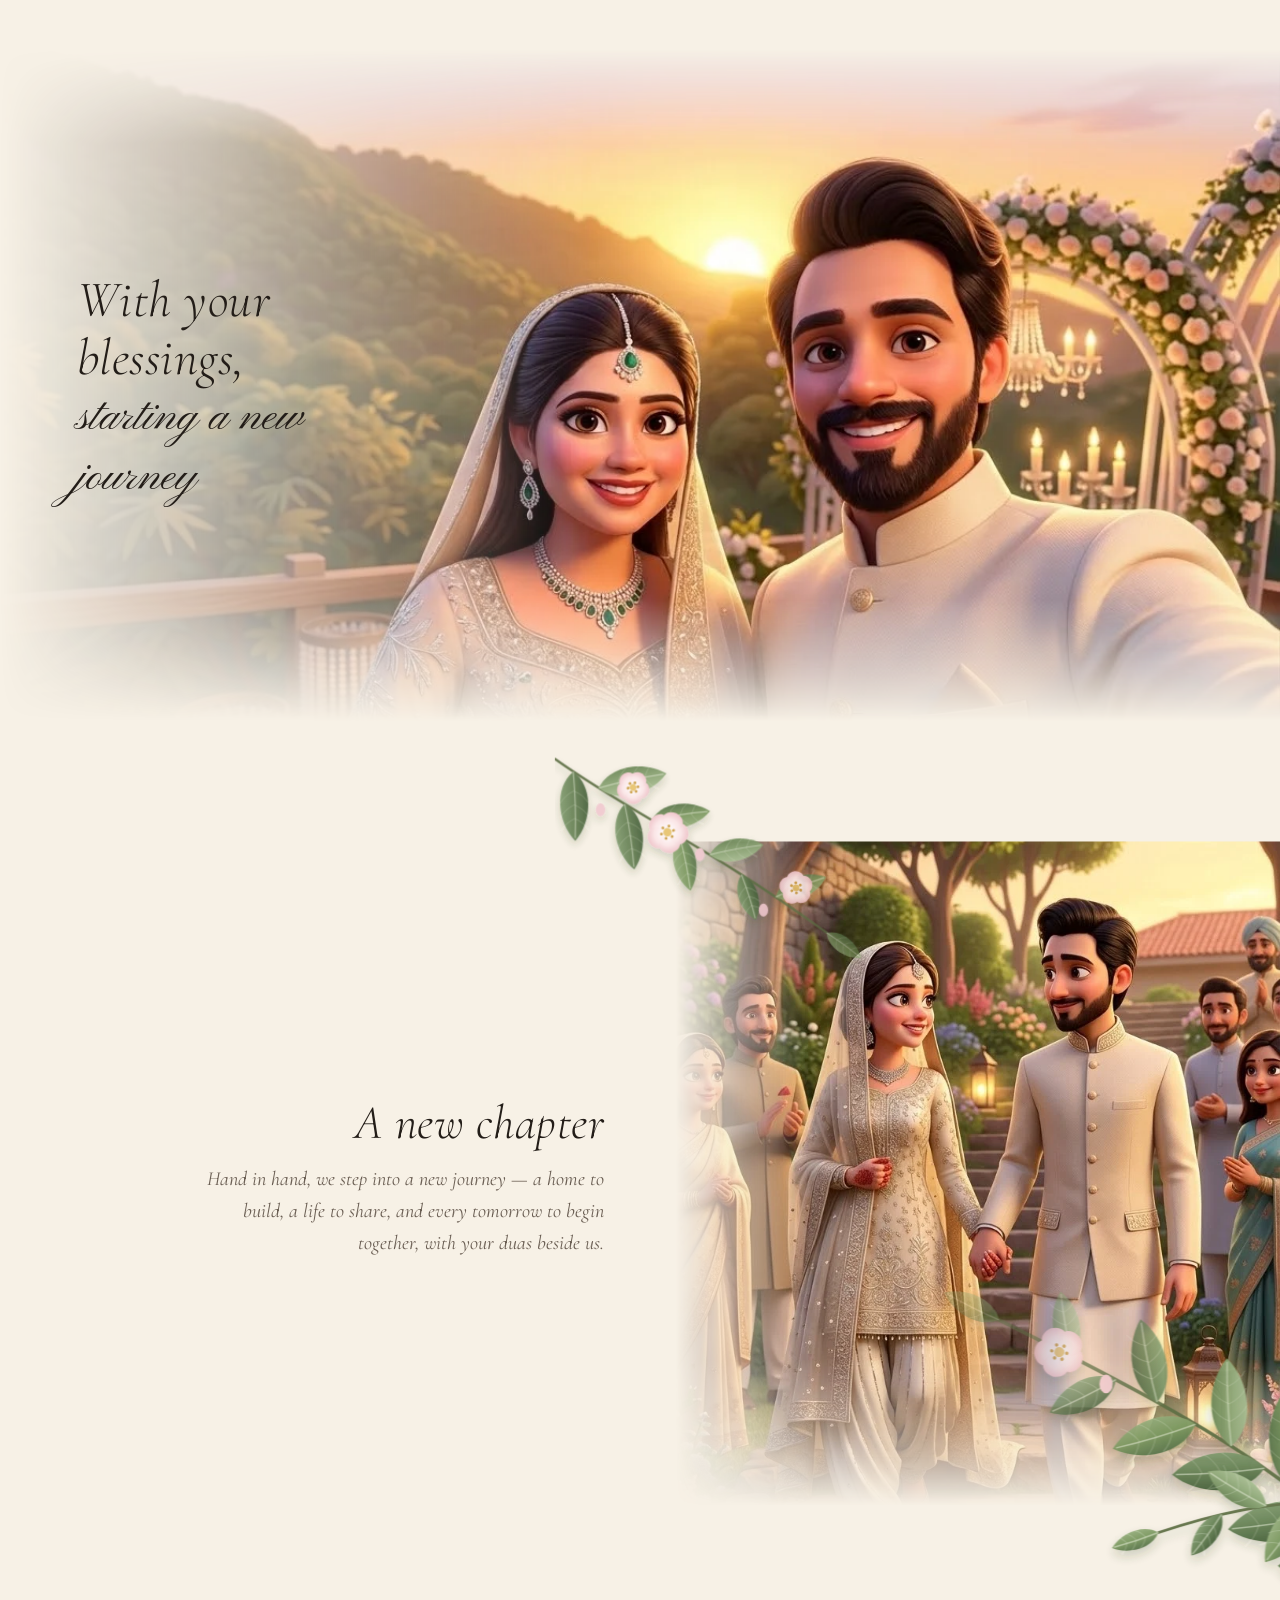
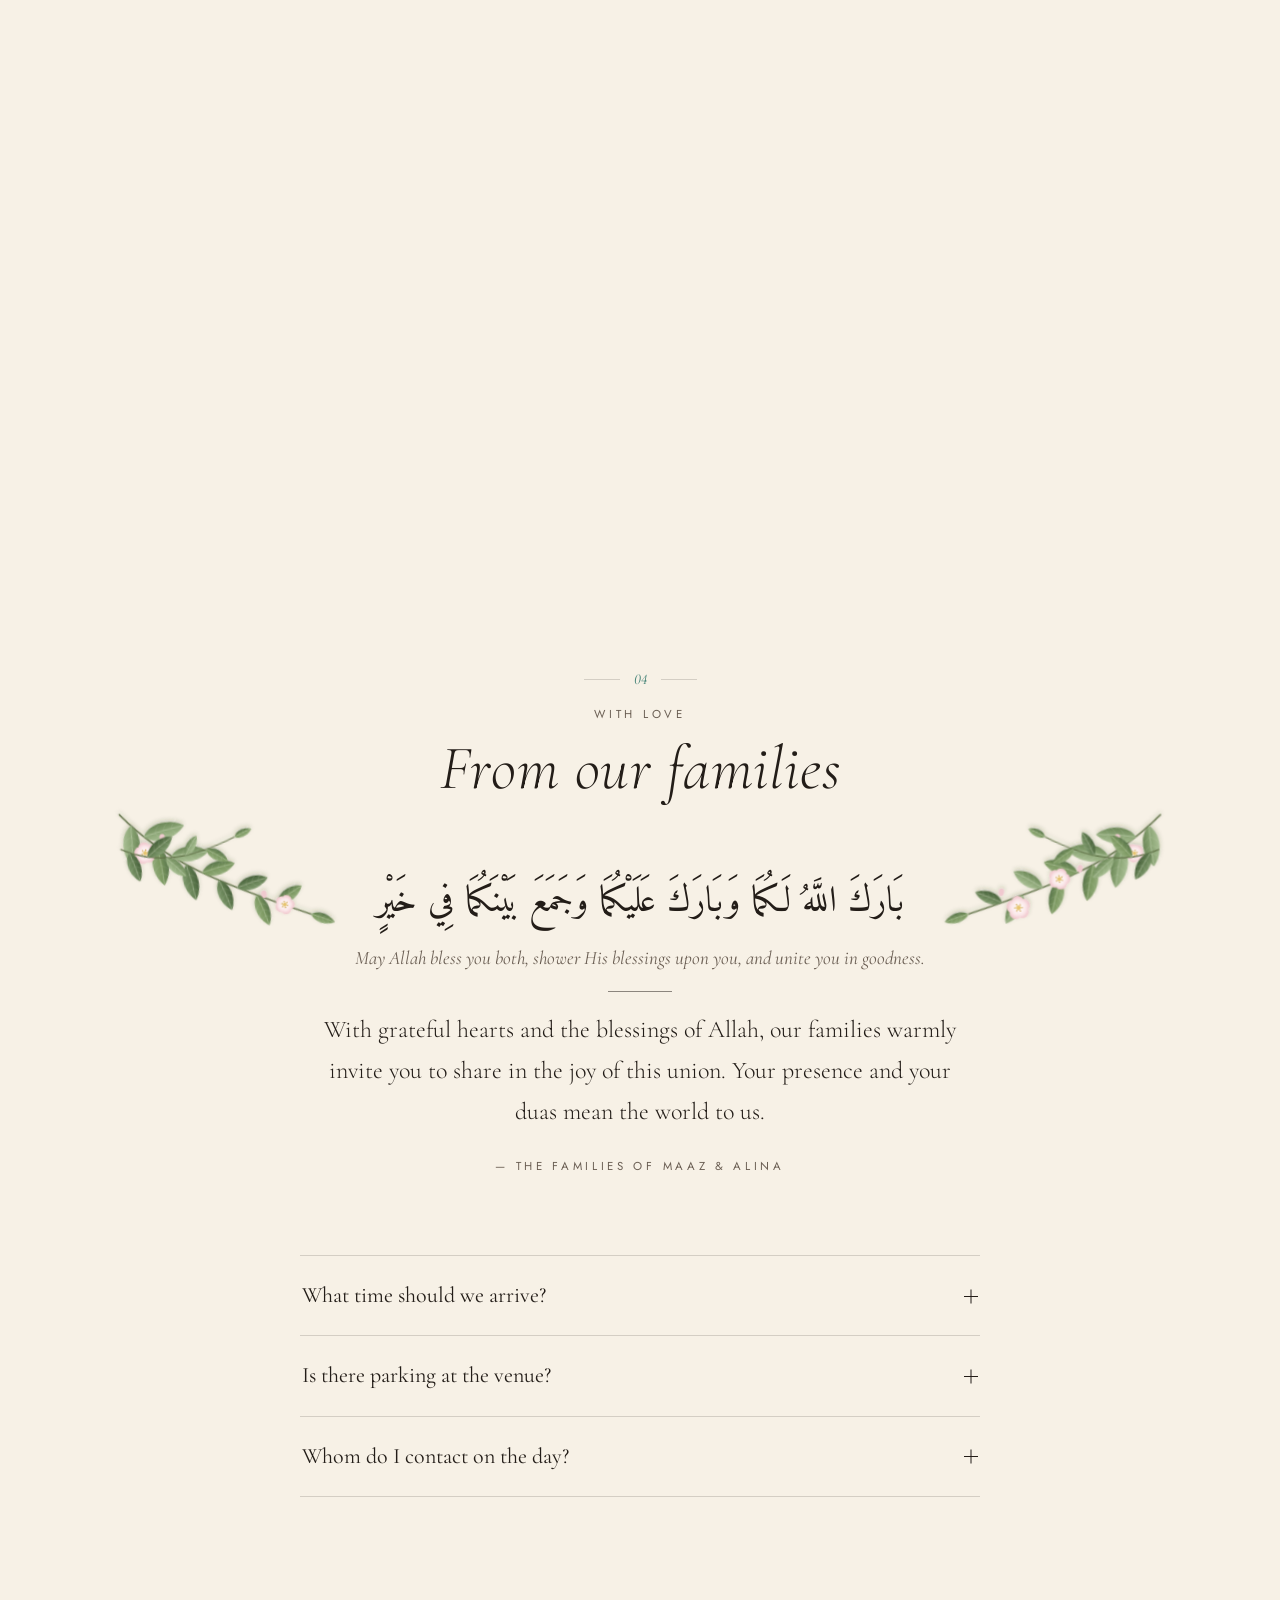
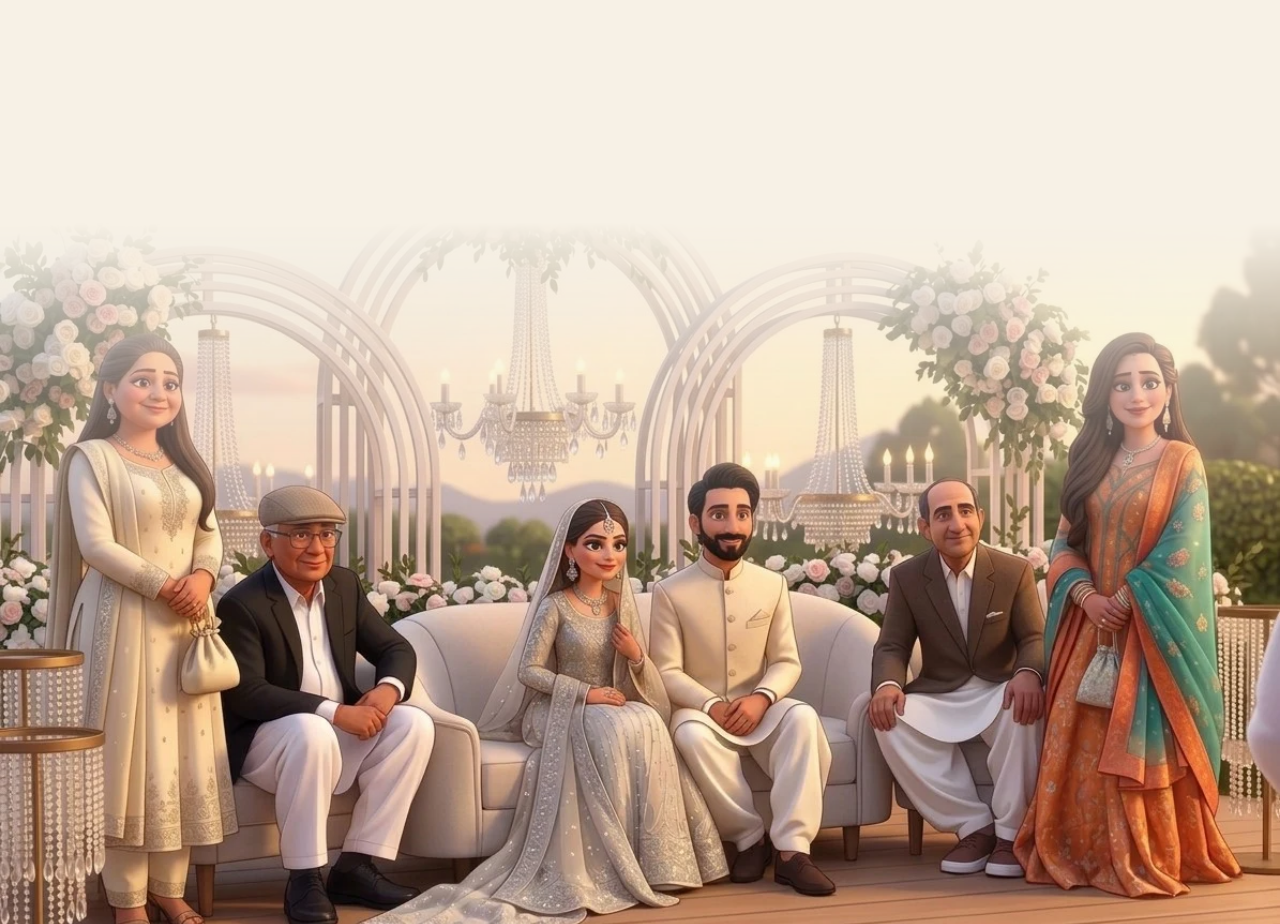
<file: walima-zainab-03/index.html>
<!doctype html>
<html lang="en">
<head>
  <meta charset="utf-8">
  <meta name="viewport" content="width=device-width, initial-scale=1, viewport-fit=cover">
  <title>Maaz &amp; Alina · Walima Reception · 03.12.2026</title>
  <meta name="description" content="Thursday, 03 December 2026 · Zainab Marquee, Khanpur. Tap to open your invitation.">
  <!-- link previews (WhatsApp, iMessage, Facebook): these need the full site address -->
  <meta property="og:type" content="website">
  <meta property="og:url" content="https://maaz-alina.vercel.app/walima-zainab-03/">
  <meta property="og:title" content="Maaz &amp; Alina · Walima Reception">
  <meta property="og:description" content="Thursday, 03 December 2026 · Zainab Marquee, Khanpur. Tap to open your invitation.">
  <meta property="og:image" content="https://maaz-alina.vercel.app/assets/img/og-walima.jpg?v=7">
  <meta property="og:image:type" content="image/jpeg">
  <meta property="og:image:width" content="1200">
  <meta property="og:image:height" content="630">
  <meta name="twitter:card" content="summary_large_image">
  <link rel="icon" type="image/png" sizes="32x32" href="../assets/img/favicon-32.png">
  <link rel="icon" type="image/png" sizes="48x48" href="../assets/img/favicon-48.png">
  <link rel="icon" type="image/png" sizes="192x192" href="../assets/img/favicon-192.png">
  <link rel="apple-touch-icon" href="../assets/img/apple-touch-icon.png">
  <meta name="theme-color" content="#F7F1E6">
  <link rel="preconnect" href="https://fonts.googleapis.com">
  <link rel="preconnect" href="https://fonts.gstatic.com" crossorigin>
  <link href="https://fonts.googleapis.com/css2?family=Amiri&family=Cormorant+Garamond:ital,wght@0,300;0,400;0,500;0,600;1,400&family=Jost:wght@300;400&family=Noto+Nastaliq+Urdu:wght@400;500&family=Pinyon+Script&display=swap" rel="stylesheet">
  <link rel="stylesheet" href="../assets/css/style.css?v=20261109004943">
</head>
<body data-mode="walima" class="is-locked">
  <svg class="defs" aria-hidden="true" width="0" height="0">
    <defs>
      <!-- wobbly, painted edges for clouds and hills -->
      <filter id="paint" x="-10%" y="-10%" width="120%" height="120%">
        <feTurbulence type="fractalNoise" baseFrequency="0.018" numOctaves="3" seed="7" result="n"/>
        <feDisplacementMap in="SourceGraphic" in2="n" scale="26" xChannelSelector="R" yChannelSelector="G"/>
        <feGaussianBlur stdDeviation="0.6"/>
      </filter>
      <filter id="paint-soft" x="-10%" y="-10%" width="120%" height="120%">
        <feTurbulence type="fractalNoise" baseFrequency="0.03" numOctaves="2" seed="3" result="n"/>
        <feDisplacementMap in="SourceGraphic" in2="n" scale="10" xChannelSelector="R" yChannelSelector="G"/>
      </filter>
      <radialGradient id="cloud-warm" cx="45%" cy="35%" r="70%">
        <stop offset="0" stop-color="#FFFCF4"/>
        <stop offset=".6" stop-color="#FBF0DC"/>
        <stop offset="1" stop-color="#F0DDBE"/>
      </radialGradient>
      <radialGradient id="cloud-cool" cx="45%" cy="35%" r="70%">
        <stop offset="0" stop-color="#FFFFFF"/>
        <stop offset=".6" stop-color="#F3F7F6"/>
        <stop offset="1" stop-color="#D6E3E6"/>
      </radialGradient>
      <linearGradient id="cloud-body-warm" x1="0" y1="0" x2="0" y2="1">
        <stop offset="0" stop-color="#FFFDF6"/>
        <stop offset=".55" stop-color="#FAEED8"/>
        <stop offset="1" stop-color="#EBD4B2"/>
      </linearGradient>
      <linearGradient id="cloud-body-cool" x1="0" y1="0" x2="0" y2="1">
        <stop offset="0" stop-color="#FFFFFF"/>
        <stop offset=".55" stop-color="#F2F6F4"/>
        <stop offset="1" stop-color="#C9DADF"/>
      </linearGradient>
    </defs>
  </svg>

  <div id="app"></div>
  <audio id="bgm" loop preload="none"></audio>

  <script>window.BASE = '../';</script>
  <script src="../assets/js/content.js?v=20261109004943"></script>
  <script src="../assets/js/main.js?v=20261109004943"></script>
</body>
</html>
</file>
<file: assets/css/style.css>
/* ============ Tokens ============ */
:root {
  --paper: #F7F1E6;
  --paper-2: #FBF7EF;
  --ink: #231D18;
  --ink-soft: #6A5E53;
  --rule: rgba(35, 29, 24, .16);
  --seal: #9A4A3E;
  --accent: #A9714C;
  --hill-far: #A9B98A;
  --hill-near: #7C9A58;
  --cloud-shade: rgba(214, 186, 150, .38);

  --serif: 'Cormorant Garamond', Georgia, serif;
  --script: 'Pinyon Script', cursive;
  --sans: 'Jost', system-ui, sans-serif;
  --urdu: 'Noto Nastaliq Urdu', serif;
  --arabic: 'Amiri', serif;
  --ease: cubic-bezier(.2, .7, .2, 1);
  --grain: url("data:image/svg+xml,%3Csvg xmlns='http://www.w3.org/2000/svg' width='220' height='220'%3E%3Cfilter id='n'%3E%3CfeTurbulence type='fractalNoise' baseFrequency='.85' numOctaves='3' stitchTiles='stitch'/%3E%3CfeColorMatrix values='0 0 0 0 .35 0 0 0 0 .3 0 0 0 0 .22 0 0 0 .55 0'/%3E%3C/filter%3E%3Crect width='100%25' height='100%25' filter='url(%23n)'/%3E%3C/svg%3E");
}
body[data-theme="walima"] {
  --accent: #3E7F73;
  --hill-far: #93B888;
  --hill-near: #6B9C52;
  --cloud-shade: rgba(140, 172, 184, .32);
}

/* ============ Base ============ */
*, *::before, *::after { box-sizing: border-box; }
html { -webkit-text-size-adjust: 100%; scroll-behavior: smooth; }
body {
  font-variant-numeric: lining-nums;
  margin: 0;
  background: var(--paper);
  color: var(--ink);
  font-family: var(--serif);
  font-size: 18px;
  line-height: 1.6;
  -webkit-font-smoothing: antialiased;
  overflow-x: hidden;
}
body::after { /* paper grain over everything */
  content: ''; position: fixed; inset: 0; z-index: 300; pointer-events: none;
  background: var(--grain); opacity: .16; mix-blend-mode: multiply;
}
body.is-locked { overflow: hidden; height: 100svh; }
.defs { position: absolute; }
img { display: block; max-width: 100%; }
button { font: inherit; color: inherit; background: none; border: 0; cursor: pointer; }
a { color: inherit; }
p { margin: 0; }

.script { font-family: var(--script); font-weight: 400; line-height: 1.1; margin: 0; }
.script small { font-size: .8em; }
/* Pinyon's own ampersand renders clipped; use a light italic serif one instead */
.amp { font-family: var(--serif); font-style: italic; font-weight: 300; font-size: .62em; padding: 0 .12em; line-height: 1; }
.caps { text-transform: uppercase; letter-spacing: .26em; font-weight: 500; }
.tiny { font-family: var(--sans); font-weight: 400; font-size: 11.5px; letter-spacing: .32em; }
.small { font-size: 14px; }
.serif { font-family: var(--serif); }
[lang="ur"] { font-family: var(--urdu); direction: rtl; line-height: 2.1; }
[lang="ar"] { font-family: var(--arabic); direction: rtl; }

/* ============ Opener: a sealed envelope ============ */
.opener { position: fixed; inset: 0; z-index: 100; overflow: hidden; }
.opener { perspective: 1600px; }
/* inside of the envelope, seen once the top flap folds back; it sits under the hero, the flaps sit over it */
.env-back { position: fixed; inset: 0; z-index: 90; background: linear-gradient(180deg, #E4D9C6, #EDE4D4 60%); transition: opacity 1.6s ease; }
.env-back::after { content: ''; position: absolute; inset: 0; background: var(--grain); opacity: .5; mix-blend-mode: multiply; }

/* the real hero, tucked into the envelope as a small card, then rising and growing to full screen */
body.env .hero { z-index: 95; transform-origin: 50% 0; transform: translateY(24vh) scale(.44); border-radius: 6px;
  box-shadow: 0 0 0 10px #FBF8F1, 0 -10px 40px -10px rgba(70, 50, 20, .35);
  transition: transform 1.2s cubic-bezier(.3, .7, .2, 1), border-radius 2s ease, box-shadow 2s ease; will-change: transform; }
body.env-rise .hero { transform: translateY(11vh) scale(.44); }
body.env-grow .hero { transform: none; border-radius: 0; box-shadow: 0 0 0 0 #FBF8F1, 0 0 0 0 rgba(0, 0, 0, 0);
  transition: transform 2s cubic-bezier(.65, 0, .25, 1), border-radius 2s ease, box-shadow 1.6s ease; }
body.env-grow .env-back { opacity: 0; transition: opacity 1.8s ease .2s; }

.flap { position: absolute; inset: 0; will-change: transform; filter: drop-shadow(0 2px 6px rgba(90, 70, 40, .12));
  transition: transform 1.2s cubic-bezier(.6, 0, .3, 1), opacity 1s ease; }
.flap i { position: absolute; inset: 0; background: var(--paper-c); }
.flap i::after { content: ''; position: absolute; inset: 0; background: var(--grain); opacity: .5; mix-blend-mode: multiply; }
/* each flap a slightly different paper tone, meeting at the centre like the back of an envelope */
.flap-left { --paper-c: linear-gradient(110deg, #F3EDE1, #EDE5D6); }
.flap-left i { clip-path: polygon(0 0, 54% 50%, 0 100%); }
.flap-right { --paper-c: linear-gradient(250deg, #F4EEE3, #ECE4D5); }
.flap-right i { clip-path: polygon(100% 0, 46% 50%, 100% 100%); }
.flap-bottom { --paper-c: linear-gradient(0deg, #F6F1E7, #EFE8DB); }
.flap-bottom i { clip-path: polygon(0 100%, 50% 47%, 100% 100%); }
.flap-top { --paper-c: linear-gradient(180deg, #F7F2E9, #F0E9DC); filter: drop-shadow(0 4px 10px rgba(90, 70, 40, .16));
  transform-origin: 50% 0; backface-visibility: hidden; transition: transform .95s cubic-bezier(.45, 0, .2, 1), opacity .3s ease .7s; }
.flap-top i { clip-path: polygon(0 0, 100% 0, 50% 54%); }

/* 1 · the top flap folds back on its hinge */
.opener.is-flap .flap-top { transform: rotateX(-178deg); opacity: 0; }
/* 2 · while the hero grows, the envelope's front fades and dissolves */
.opener.is-grow .flap { opacity: 0; transition: opacity 1.8s ease; }
.opener.is-grow { pointer-events: none; }

.opener-center { position: absolute; left: 50%; top: 50%; transform: translate(-50%, -50%); display: flex; flex-direction: column; align-items: center; gap: 18px; }
.seal { width: clamp(120px, 30vw, 150px); aspect-ratio: 1; padding: 0; margin-top: 46px;
  opacity: 0; transform: translateY(-14px) scale(1.06); transition: opacity 1.2s ease .3s, transform 1.4s var(--ease) .3s; }
.seal-img { width: 100%; height: 100%; display: block; object-fit: contain;
  filter: drop-shadow(0 8px 10px rgba(78, 56, 20, .32)) drop-shadow(0 2px 2px rgba(78, 56, 20, .25)); }
.opener.is-in .seal { opacity: 1; transform: none; }
.seal:hover .seal-img { transform: rotate(-4deg) scale(1.03); }
.seal-img { transition: transform .6s var(--ease); }
.tap { color: var(--ink-soft); opacity: 0; transition: opacity 1s ease 1.4s; animation: breathe 2.8s ease-in-out infinite 2.4s; }
.opener.is-in .tap { opacity: .8; }
@keyframes breathe { 50% { opacity: .35; } }
.opener-foot { position: absolute; left: 0; right: 0; bottom: calc(env(safe-area-inset-bottom) + 28px); text-align: center; color: var(--ink-soft);
  opacity: 0; transition: opacity 1.2s ease 1s; }
.opener-foot .amp { font-size: 1em; }
.opener-foot i { font-style: normal; }
@media (max-width: 560px) { .opener-foot > span { display: block; line-height: 2; } .opener-foot > i { display: none; } }
.opener.is-in .opener-foot { opacity: .7; }
.opener.is-opening .seal { transition: opacity .6s ease, transform .7s var(--ease); opacity: 0; transform: translateY(-30px) scale(1.12) rotate(-8deg); }
.opener.is-opening .tap, .opener.is-opening .opener-foot { transition: opacity .4s ease; opacity: 0; animation: none; }

/* ============ Top bar ============ */
.topbar {
  position: fixed; top: 0; left: 0; right: 0; z-index: 50; display: flex; justify-content: center; align-items: center;
  padding: calc(env(safe-area-inset-top) + 14px) 16px 0; pointer-events: none;
  opacity: 0; transform: translateY(-12px); transition: opacity .8s ease 3.4s, transform .8s var(--ease) 3.4s;
}
body.is-open .topbar { opacity: 1; transform: none; }
.topbar > * { pointer-events: auto; }
.tabs, .monogram, .music {
  background: rgba(251, 247, 239, .72); backdrop-filter: blur(14px) saturate(1.2); -webkit-backdrop-filter: blur(14px) saturate(1.2);
  border: 1px solid rgba(35, 29, 24, .1); box-shadow: 0 8px 24px -12px rgba(60, 40, 20, .35);
}
.tabs { display: flex; gap: 4px; padding: 4px; border-radius: 999px; }
.tabs button {
  display: flex; align-items: center; gap: 10px; padding: 6px 18px; border-radius: 999px; height: 42px;
  transition: background .4s ease, color .4s ease;
}
.tabs button[aria-selected="true"] { background: var(--ink); color: var(--paper); }
.tab-en { font-size: 13px; letter-spacing: .24em; text-transform: uppercase; font-weight: 500; white-space: nowrap; }
.tab-en em { font-style: normal; opacity: .6; margin-left: 4px; letter-spacing: .12em; }
.tab-ur { font-size: 14px; line-height: 1; }
.monogram { font-size: 26px; padding: 6px 18px 2px; border-radius: 999px; }
.music {
  position: absolute; right: 16px; top: calc(env(safe-area-inset-top) + 14px);
  width: 44px; height: 44px; border-radius: 50%; display: flex; align-items: center; justify-content: center; gap: 3px;
}
.music[hidden] { display: none; }
.music span { width: 2px; height: 6px; background: var(--ink); border-radius: 2px; }
.music.on span { animation: eq 1s ease-in-out infinite; }
.music.on span:nth-child(2) { animation-delay: -.3s; }
.music.on span:nth-child(3) { animation-delay: -.6s; }
.music.on span:nth-child(4) { animation-delay: -.15s; }
@keyframes eq { 50% { height: 16px; } }

/* ============ Hero: full photograph, fading to paper where the words sit ============ */
.hero { position: relative; height: 100svh; min-height: 620px; overflow: hidden; isolation: isolate; background: var(--paper); }
.hero-photo { position: absolute; inset: -4% 0 0; opacity: 0; transition: opacity 1.4s ease; }
.hero-photo img { width: 100%; height: 100%; object-fit: cover; object-position: 50% 28%; transform: scale(1.08);
  transition: transform 10s cubic-bezier(.2, .6, .2, 1); }
body[data-theme="barat"] .hero-photo[data-for="barat"],
body[data-theme="walima"] .hero-photo[data-for="walima"] { opacity: 1; }
body.is-open .hero-photo img { transform: scale(1); }
.hero-shade { position: absolute; inset: 0; pointer-events: none;
  background:
    linear-gradient(180deg, rgba(30, 22, 16, .28) 0%, rgba(30, 22, 16, 0) 18%),
    linear-gradient(0deg, var(--paper) 0%, rgba(247, 241, 230, .94) 16%, rgba(247, 241, 230, .7) 30%, rgba(247, 241, 230, 0) 54%); }
.hero-veil { position: absolute; inset: 0; background: var(--paper); opacity: calc(var(--p, 0) * .85); pointer-events: none; }

.hero-text {
  position: absolute; left: 0; right: 0; bottom: calc(env(safe-area-inset-bottom) + 30px); padding: 0 20px; text-align: center;
  opacity: 0; transition: opacity 1.6s ease 1.6s; will-change: transform;
}
body.is-open .hero-text { opacity: 1; }
body.scrolled .hero-text { transition-delay: 0s; }
.hero-kicker { color: var(--ink-soft); display: inline-flex; align-items: center; gap: 12px; }
.hero-kicker [lang="ur"] { font-size: 15px; letter-spacing: 0; line-height: 1; padding-top: 6px; color: var(--accent); }
.hero-names { font-size: clamp(60px, 10vw, 130px); line-height: 1.35; padding: 0 .3em; margin: 0; }
.hero-date { font-weight: 300; font-size: clamp(30px, 4.4vw, 44px); line-height: 1.1; letter-spacing: .06em; }
.hero-date span { font-style: italic; }
.hero-venue { font-size: 12.5px; letter-spacing: .28em; margin-top: 10px; color: var(--ink-soft); }
/* Wedding Ceremony hero: the photo stays clear, only its very foot fades into the page;
   the words sit in light type over a soft shadow on the left */
.hero-photo[data-for="barat"] img { object-position: 50% 50%; }
body[data-theme="barat"] .hero-shade { background:
  linear-gradient(0deg, var(--paper) 0%, rgba(247, 241, 230, 0) 8%),
  linear-gradient(0deg, rgba(22, 16, 10, .62) 6%, rgba(22, 16, 10, .2) 32%, rgba(22, 16, 10, 0) 50%); }
body[data-theme="barat"] .hero-text { color: #FBF6EC; text-shadow: 0 2px 18px rgba(0, 0, 0, .45), 0 1px 2px rgba(0, 0, 0, .35); bottom: calc(env(safe-area-inset-bottom) + 64px); }
body[data-theme="barat"] .hero-kicker { color: #FBF6EC; font-size: 13px; font-weight: 500; letter-spacing: .26em; }
body[data-theme="barat"] .scroll-cue { background: rgba(251, 246, 236, .3); }
body[data-theme="barat"] .scroll-cue span { background: #FBF6EC; }
@media (min-aspect-ratio: 1/1) and (min-width: 900px) {
  .hero-photo[data-for="barat"] img { object-position: 12% 45%; }
  body[data-theme="barat"] .hero-shade { background:
    linear-gradient(0deg, var(--paper) 0%, rgba(247, 241, 230, 0) 7%),
    linear-gradient(90deg, rgba(22, 16, 10, .62) 0%, rgba(22, 16, 10, .3) 26%, rgba(22, 16, 10, 0) 46%),
    linear-gradient(0deg, rgba(22, 16, 10, .35) 8%, rgba(22, 16, 10, 0) 40%); }
  body[data-theme="barat"] .hero-text { left: clamp(32px, 5vw, 88px); right: auto; width: min(48vw, 700px); bottom: 16%; text-align: left; padding: 0; }
  body[data-theme="barat"] .hero-names { font-size: clamp(84px, 9.5vw, 156px); line-height: 1.05; padding: .1em .3em .15em 0; white-space: nowrap; }
  /* names stacked: "Maaz &" over "Alina", so they can be large and stay clear of the couple */
  body[data-theme="barat"] .hero-names .amp::after { content: '\A'; white-space: pre; }
  body[data-theme="barat"] .hero-names .amp { padding-right: 0; }
  body[data-theme="barat"] .hero-kicker { font-size: 14px; white-space: nowrap; }
}

/* Walima Reception hero: same clear photo and light type, with the words on the right, away from the couple */
.hero-photo[data-for="walima"] img { object-position: 52% 50%; }
body[data-theme="walima"] .hero-shade { background:
  linear-gradient(0deg, var(--paper) 0%, rgba(247, 241, 230, 0) 8%),
  linear-gradient(0deg, rgba(22, 16, 10, .62) 6%, rgba(22, 16, 10, .2) 32%, rgba(22, 16, 10, 0) 50%); }
body[data-theme="walima"] .hero-text { color: #FBF6EC; text-shadow: 0 2px 18px rgba(0, 0, 0, .45), 0 1px 2px rgba(0, 0, 0, .35); bottom: calc(env(safe-area-inset-bottom) + 64px); }
body[data-theme="walima"] .hero-kicker { color: #FBF6EC; font-size: 13px; font-weight: 500; letter-spacing: .26em; }
body[data-theme="walima"] .hero-kicker [lang="ur"] { color: #FBF6EC; }
body[data-theme="walima"] .scroll-cue { background: rgba(251, 246, 236, .3); }
body[data-theme="walima"] .scroll-cue span { background: #FBF6EC; }
@media (min-aspect-ratio: 1/1) and (min-width: 900px) {
  .hero-photo[data-for="walima"] img { object-position: 36% 50%; }
  body[data-theme="walima"] .hero-shade { background:
    linear-gradient(0deg, var(--paper) 0%, rgba(247, 241, 230, 0) 7%),
    linear-gradient(270deg, rgba(22, 16, 10, .62) 0%, rgba(22, 16, 10, .3) 26%, rgba(22, 16, 10, 0) 46%),
    linear-gradient(0deg, rgba(22, 16, 10, .35) 8%, rgba(22, 16, 10, 0) 40%); }
  body[data-theme="walima"] .hero-text { right: clamp(32px, 5vw, 88px); left: auto; width: min(48vw, 700px); bottom: 16%; text-align: right; padding: 0; }
  body[data-theme="walima"] .hero-kicker { font-size: 14px; white-space: nowrap; justify-content: flex-end; }
  body[data-theme="walima"] .hero-names { font-size: clamp(84px, 9.5vw, 156px); line-height: 1.05; padding: .1em 0 .15em .3em; white-space: nowrap; }
  body[data-theme="walima"] .hero-names .amp::after { content: '\A'; white-space: pre; }
}
.scroll-cue { position: absolute; left: 50%; bottom: 6px; width: 1px; height: 22px; background: var(--rule); overflow: hidden; }
.scroll-cue span { position: absolute; left: 0; top: -50%; width: 1px; height: 50%; background: var(--ink); animation: cue 2.4s ease-in-out infinite; }
@keyframes cue { to { top: 100%; } }

/* ============ Flowering branches ============ */
/* each sprig is drawn rooted at its bottom-left; position classes move and mirror it */
.sprig { position: absolute; width: clamp(130px, 17vw, 230px); pointer-events: none; z-index: 1; }
.sprig svg { display: block; width: 100%; height: auto; overflow: visible; }
.sway { transform-box: view-box; transform-origin: 0 400px; animation: branch-sway 7s ease-in-out infinite alternate; }
.sway-tr { transform-origin: 400px 0; }
@keyframes branch-sway { from { transform: rotate(-2.2deg); } to { transform: rotate(2.2deg); } }

.sprig-bl, .sprig-br { width: clamp(180px, 26vw, 360px); }
.sprig-bl { left: -10px; bottom: 0; }
.sprig-br { right: -10px; bottom: 0; transform: scaleX(-1); }
.sprig-tl { left: -150px; top: -60px; transform: scaleY(-1) rotate(8deg); }
.sprig-tr { right: -150px; top: -60px; transform: scale(-1, -1) rotate(8deg); }
.sprig-map { right: -40px; top: -70px; transform: scale(-1, -1); z-index: 2; width: clamp(160px, 20vw, 260px); }
.sprig-fl { left: max(-10px, calc(50% - 560px)); top: 40px; transform: rotate(-6deg); }
.sprig-fr { right: max(-10px, calc(50% - 560px)); top: 40px; transform: scaleX(-1) rotate(-6deg); }
.map-wrap { position: relative; }
@media (max-width: 760px) {
  .sprig-tl, .sprig-tr { display: none; }
  .sprig-map { right: -14px; top: -40px; }
  .sprig-fl, .sprig-fr { top: -110px; width: 120px; }
  .sprig-bl, .sprig-br { width: 150px; }
  .day .day-body { padding-bottom: 170px; }
  .footer { padding-top: 60px; overflow: visible; }
}

/* branches grow in: the stem draws itself, leaves unfurl along it, then the blossoms open */
.sprig .stem, .fx-nature .stem { stroke-dasharray: 1; stroke-dashoffset: 1; transition: stroke-dashoffset 2.4s cubic-bezier(.35, .1, .25, 1); }
.sprig .lf, .fx-nature .lf { transform: scale(0); transition: transform 1.2s cubic-bezier(.2, .9, .3, 1.15) calc(.35s + var(--i) * .16s); }
.sprig .bl, .fx-nature .bl { transform: scale(0) rotate(-50deg); transition: transform 1.3s cubic-bezier(.2, .9, .3, 1.2) calc(1.9s + var(--j) * .28s); }
.sprig.grown .stem, .moment.is-visible .fx-nature .stem { stroke-dashoffset: 0; }
.sprig.grown .lf, .sprig.grown .bl, .moment.is-visible .fx-nature .lf, .moment.is-visible .fx-nature .bl { transform: none; }

/* blossom petals drifting down */
.petals { position: absolute; inset: 0; overflow: hidden; pointer-events: none; z-index: 0; }
.petals i { position: absolute; top: -4%; width: 10px; height: 13px; border-radius: 80% 0 80% 0;
  background: radial-gradient(circle at 30% 30%, #FFFFFF, #F3CDD3 70%); opacity: .85;
  animation: petal-fall linear infinite; }
@keyframes petal-fall {
  0% { transform: translate(0, 0) rotate(0); opacity: 0; }
  8% { opacity: .85; }
  50% { transform: translate(5vw, 50vh) rotate(220deg); }
  92% { opacity: .7; }
  100% { transform: translate(-3vw, 105vh) rotate(420deg); opacity: 0; }
}

/* ============ Section system ============ */
main { position: relative; counter-reset: sec; overflow-x: clip; } /* branches may lean past the edges without making the page scroll sideways */
.sec { position: relative; max-width: 1060px; margin: 0 auto; padding: 128px 20px 0; }
#event-root { transition: opacity .35s ease; }
#event-root.is-swapping { opacity: 0; }
.muted { color: var(--ink-soft); }

.sec-head { text-align: center; margin-bottom: 56px; counter-increment: sec; }
.sec-num { display: flex; align-items: center; justify-content: center; gap: 14px; margin-bottom: 14px;
  font-size: 15px; font-style: italic; color: var(--accent); }
.sec-num::before, .sec-num::after { content: ''; width: 36px; height: 1px; background: var(--rule); }
.sec-num span::before { content: counter(sec, decimal-leading-zero); }
.sec-head .tiny { color: var(--ink-soft); }
.display { font-family: var(--serif); font-weight: 300; font-style: italic; letter-spacing: .01em; line-height: 1.12; margin: 0; }
.sec-head h3 { font-size: clamp(40px, 6vw, 62px); margin-top: 10px; }
.hrule { display: block; width: 64px; height: 1px; background: var(--ink); margin: 18px auto; opacity: .5; }
.stack-date { display: flex; flex-direction: column; align-items: center; font-weight: 300; line-height: .92; }
.stack-date i { width: 4px; height: 4px; border-radius: 50%; background: var(--ink); margin: 6px 0; }

/* ============ 01 The day ============ */
.day { max-width: none; padding-top: 40px; overflow: hidden; isolation: isolate; }
.scenery { position: absolute; inset: 0; pointer-events: none; z-index: -1; }
.cs-wrap { position: absolute; left: 0; right: 0; top: 0; height: 620px; overflow: hidden;
  /* clouds drift up into the page instead of being cut off at the section's top edge */
  -webkit-mask-image: linear-gradient(180deg, transparent 0%, #000 22%); mask-image: linear-gradient(180deg, transparent 0%, #000 22%); }
/* descending through the sky: --c goes 0 → 1 as the section scrolls into view */
.cs-sky { position: absolute; inset: 0;
  background: linear-gradient(180deg, var(--paper) 0%, #E3EAEE 16%, #E9E3E8 42%, #F5E3D6 70%, var(--paper) 100%); }
.cs-layer, .cs-near { position: absolute; left: 0; right: 0; will-change: transform; }
.cs-layer { inset: 0; }
.c { position: absolute; }
.puff { display: block; width: 118%; max-width: none; height: auto; margin-left: -9%; pointer-events: none; user-select: none; }
.cs-layer, .cs-near, .cs-near .c { transform-style: flat; backface-visibility: hidden; }
.cs-near .c { will-change: transform, opacity; }
.cs-far { opacity: .75; transform: translateY(calc(var(--c, 0) * -90px)); }
.cs-mid { opacity: .92; transform: translateY(calc(var(--c, 0) * -170px)); }
.cs-near { top: 330px; height: 420px; z-index: 2; pointer-events: none; }
.cs-left { left: -12%; bottom: 0; width: 72%; transform: translate(calc(var(--c, 0) * -46vw), calc(var(--c, 0) * -60px)); opacity: calc(1 - var(--c, 0) * .7); }
.cs-right { right: -12%; bottom: 10px; width: 72%; transform: translate(calc(var(--c, 0) * 46vw), calc(var(--c, 0) * -40px)); opacity: calc(1 - var(--c, 0) * .7); }
.cs-centre { left: 18%; bottom: -30px; width: 64%; transform: translateY(calc(var(--c, 0) * 120px)) scale(calc(1 + var(--c, 0) * .25)); opacity: calc(1 - var(--c, 0) * 1.3); }
@keyframes sway { from { transform: rotate(-3deg); } to { transform: rotate(3deg); } }
.day .sec-head { padding-top: 470px; position: relative; z-index: 1; }
.day-body { max-width: 860px; margin: 0 auto; text-align: center; padding-bottom: 40px; }
.day-names { font-size: clamp(46px, 7vw, 76px); line-height: 1.4; padding: 0 .3em; margin-top: 6px; white-space: nowrap; }
.day-lead { text-wrap: balance; max-width: 640px; margin: 0 auto; line-height: 1.5; font-size: clamp(22px, 3vw, 28px); font-style: italic; font-weight: 300; color: var(--ink-soft); }
.day-lead em { font-style: normal; font-weight: 500; color: var(--ink); }
.bigdate { display: flex; align-items: center; justify-content: center; gap: clamp(16px, 3vw, 32px); margin: 56px 0 6px; }
.bd-num { font-weight: 300; font-size: clamp(120px, 20vw, 200px); line-height: .8; letter-spacing: -.02em; }
.bd-meta { display: flex; flex-direction: column; align-items: flex-start; gap: 6px; padding-left: clamp(16px, 3vw, 32px); border-left: 1px solid var(--rule); }
.bd-meta b { font-weight: 400; font-size: clamp(30px, 4.6vw, 46px); line-height: 1; }
.bd-meta i { font-size: clamp(22px, 3vw, 30px); color: var(--ink-soft); line-height: 1; }
.bd-weekday { font-family: var(--sans); font-size: 13px; font-weight: 400; letter-spacing: .3em; color: var(--ink-soft); margin-top: 26px; }
.bd-time { font-size: clamp(22px, 2.8vw, 27px); color: var(--ink); margin-top: 8px; }
.bd-time b { font-weight: 600; }
.bd-after { font-style: italic; font-size: 20px; color: var(--ink-soft); margin: 2px 0 64px; }
.bd-time:not(:has(+ .bd-after)) { margin-bottom: 64px; }
.facts { display: grid; grid-template-columns: 1fr 1fr; max-width: 680px; margin: 48px auto 64px;
  border-top: 1px solid var(--rule); border-bottom: 1px solid var(--rule); }
.facts > div { padding: 22px 12px; display: flex; flex-direction: column; gap: 4px; }
.facts > div + div { border-left: 1px solid var(--rule); }
.facts .tiny { color: var(--ink-soft); }
.facts b { font-size: 24px; font-weight: 500; line-height: 1.3; }
.facts i { font-size: 16px; color: var(--ink-soft); }
@media (max-width: 560px) {
  .facts { grid-template-columns: 1fr; }
  .facts > div + div { border-left: 0; border-top: 1px solid var(--rule); }
}

/* barat departure, under the countdown */
.depart { max-width: 520px; margin: 64px auto 0; padding-top: 36px; border-top: 1px solid var(--rule); text-align: center; }
.depart-time { font-weight: 300; font-size: clamp(40px, 6vw, 56px); line-height: 1.1; margin-top: 8px; }
.depart-place { font-size: 22px; font-style: italic; color: var(--ink-soft); }
.depart-contact { margin-top: 14px; font-size: 18px; }
.depart-contact .tiny { margin-right: 6px; }
.depart .btns { justify-content: center; margin-top: 20px; }
.depart a:not(.btn), .faq a { color: var(--accent); text-decoration: none; border-bottom: 1px solid currentColor; }
.sep { color: var(--rule); margin: 0 .2em; }

/* countdown */
.countdown { display: grid; grid-template-columns: repeat(4, 1fr); max-width: 600px; margin: 0 auto; }
.cd { text-align: center; padding: 6px 4px; }
.cd + .cd { border-left: 1px solid var(--rule); }
.cd b { display: flex; justify-content: center; font-weight: 300; font-size: clamp(38px, 8vw, 64px); line-height: 1; font-variant-numeric: lining-nums tabular-nums; }
/* rolling digits */
.dg { display: inline-block; height: 1em; overflow: hidden; }
.reel { display: flex; flex-direction: column; transition: transform 1.6s cubic-bezier(.2, .75, .15, 1); }
.reel span { display: block; height: 1em; line-height: 1; text-align: center; }
.cd + .cd .reel { transition-delay: .08s; }
.cd:nth-child(3) .reel { transition-delay: .16s; }
.cd:nth-child(4) .reel { transition-delay: .24s; }
.countdown.live.settled .reel { transition-duration: .6s; transition-delay: 0s; }
.cd .tiny { color: var(--ink-soft); font-size: 10px; letter-spacing: .26em; }
.today { text-align: center; font-size: 60px; grid-column: 1 / -1; }

/* ============ 02 The venue ============ */
.details { display: grid; gap: 40px; align-items: center; }
@media (min-width: 860px) { .details { grid-template-columns: 1fr 1.15fr; gap: 64px; } }
.venue-info { text-align: center; }
@media (min-width: 860px) { .venue-info { text-align: left; } }
.venue-name { font-size: clamp(34px, 4.6vw, 46px); font-weight: 400; line-height: 1.15; margin-top: 10px; }
.venue-addr { font-size: 20px; font-style: italic; color: var(--ink-soft); }
.venue-when { font-size: 12.5px; letter-spacing: .24em; margin-top: 22px; padding-top: 18px; border-top: 1px solid var(--rule); }
.venue-when sup { font-size: .6em; }
.btns { display: flex; flex-wrap: wrap; gap: 10px; margin-top: 28px; justify-content: center; }
@media (min-width: 860px) { .btns { justify-content: flex-start; } }
.btn {
  display: inline-flex; align-items: center; gap: 8px; padding: 14px 22px; border-radius: 999px;
  background: var(--ink); color: var(--paper); text-decoration: none;
  font-family: var(--sans); font-size: 11.5px; letter-spacing: .2em; text-transform: uppercase;
  transition: transform .3s var(--ease), background .3s;
}
.btn:hover { transform: translateY(-2px); }
.btn svg { width: 16px; height: 16px; color: #E8C9A6; }
.btn.ghost { background: transparent; color: var(--ink); box-shadow: inset 0 0 0 1px var(--ink); }
.map-frame { position: relative; min-height: 440px; border-radius: 999px 999px 16px 16px; overflow: hidden;
  box-shadow: 0 0 0 8px var(--paper-2), 0 0 0 9px var(--rule), 0 40px 60px -40px rgba(80, 60, 30, .35); }
.map-frame iframe { position: absolute; inset: 0; width: 100%; height: 100%; border: 0; filter: sepia(.28) saturate(.7) contrast(.95) brightness(1.03); }

/* ============ 03 The programme ============ */
.timeline { list-style: none; margin: 0 auto; padding: 0; max-width: 560px; position: relative; --col: 104px; }
.timeline::before { content: ''; position: absolute; top: 14px; bottom: 34px; left: calc(var(--col) + 29px); width: 1px; background: var(--rule); }
.timeline li { display: grid; grid-template-columns: var(--col) 23px 1fr; gap: 0 18px; align-items: start; padding: 4px 0 34px; }
.t-time { font-size: 13px; text-align: right; padding-top: 8px; letter-spacing: .14em; }
.t-dot { width: 11px; height: 11px; margin: 11px 6px 0; border-radius: 50%; background: var(--paper); box-shadow: 0 0 0 1px var(--accent), 0 0 0 4px var(--paper); }
.t-body b { display: block; font-size: 27px; font-weight: 400; line-height: 1.25; }
.t-body span { font-size: 17px; font-style: italic; color: var(--ink-soft); }

/* ============ 04 Our story ============ */
.story-sec { overflow-x: visible; } /* main clips sideways overflow; the section itself must not, so full-width pictures can reach the edges */
.story { display: flex; flex-direction: column; gap: 120px; }
.moment { display: grid; gap: 32px; align-items: center; }
@media (min-width: 760px) {
  .moment { grid-template-columns: 1fr 1fr; gap: 72px; }
  .moment.flip figure { order: 2; }
}
.moment img { width: 100%; height: 100%; object-fit: cover; }
.moment-text { text-align: center; max-width: 400px; margin: 0 auto; }
@media (min-width: 760px) { .moment-text { text-align: left; margin: 0; } .moment.flip .moment-text { justify-self: end; text-align: right; } }
.moment-text .tiny { color: var(--accent); }
.moment-text h4 { font-size: clamp(36px, 5vw, 48px); margin: 8px 0 12px; }
.moment-text h4 + p { font-size: 20px; font-style: italic; color: var(--ink-soft); }

/* fade: an edge-to-edge picture that melts into the page at top, bottom and left, with the words written on it */
.moment-fade { grid-template-columns: 1fr !important; gap: 0; position: relative; }
.fx-fade { margin: 0 0 0 calc(50% - 50vw); width: 100vw; aspect-ratio: 16 / 8.4; max-height: 86vh; }
.fx-fade img { object-position: 72% 40%;
  -webkit-mask-image: linear-gradient(90deg, transparent 0%, rgba(0, 0, 0, .3) 16%, #000 46%), linear-gradient(180deg, transparent 0%, #000 14%, #000 82%, transparent 100%);
  -webkit-mask-composite: source-in;
  mask-image: linear-gradient(90deg, transparent 0%, rgba(0, 0, 0, .3) 16%, #000 46%), linear-gradient(180deg, transparent 0%, #000 14%, #000 82%, transparent 100%);
  mask-composite: intersect; }
.moment-fade .moment-text { position: absolute; left: calc(50% - 50vw + clamp(24px, 6vw, 110px)); top: 50%; transform: translateY(-50%);
  max-width: min(28vw, 420px); margin: 0; text-align: left !important; }
.moment-fade .moment-text h4 { font-size: clamp(36px, 4vw, 64px); margin: 10px 0 2px; }
.moment-fade .moment-text h4 + p { font-family: var(--script); font-style: normal; font-size: clamp(34px, 3.6vw, 58px); line-height: 1.3; color: var(--ink); padding-right: .2em; }
@media (max-width: 759px) {
  .fx-fade { aspect-ratio: 4 / 4.4; max-height: none; }
  .fx-fade img { object-position: 74% 40%;
    -webkit-mask-image: linear-gradient(180deg, transparent 0%, #000 12%, #000 72%, transparent 100%); mask-image: linear-gradient(180deg, transparent 0%, #000 12%, #000 72%, transparent 100%); }
  .moment-fade .moment-text { position: static; transform: none; max-width: none; text-align: center !important; margin: -40px auto 0; }
}

/* nature: soft-edged picture with leaves in front, the leaves fading toward the photo */
.fx-nature { position: relative; margin: 0 auto; width: min(100%, 420px); aspect-ratio: 4 / 5; }
.fx-nature img { /* fades softly on the inside edge and at the foot */
  -webkit-mask-image: linear-gradient(90deg, transparent 0%, #000 22%), linear-gradient(180deg, #000 78%, transparent 100%);
  -webkit-mask-composite: source-in;
  mask-image: linear-gradient(90deg, transparent 0%, #000 22%), linear-gradient(180deg, #000 78%, transparent 100%);
  mask-composite: intersect; }
.moment:not(.flip) .fx-nature img {
  -webkit-mask-image: linear-gradient(270deg, transparent 0%, #000 22%), linear-gradient(180deg, #000 78%, transparent 100%);
  mask-image: linear-gradient(270deg, transparent 0%, #000 22%), linear-gradient(180deg, #000 78%, transparent 100%); }
.fg { position: absolute; pointer-events: none; }
.fg-leaves { left: -26%; bottom: -18%; width: 88%; opacity: .95;
  -webkit-mask-image: linear-gradient(45deg, #000 45%, transparent 95%); mask-image: linear-gradient(45deg, #000 45%, transparent 95%); }
.fg-blooms { right: -20%; top: -14%; width: 72%; opacity: .92;
  -webkit-mask-image: linear-gradient(225deg, #000 40%, transparent 92%); mask-image: linear-gradient(225deg, #000 40%, transparent 92%); }
.moment.flip .fg-leaves { left: auto; right: -26%; transform: scaleX(-1); }
.moment.flip .fg-blooms { right: auto; left: -20%; transform: scaleX(-1); }

/* soft: no frame; fades toward the text and at top and bottom */
.fx-soft { margin: 0; aspect-ratio: 4 / 3.6; }
.fx-soft img { object-position: 40% 40%;
  -webkit-mask-image: linear-gradient(270deg, transparent 0%, #000 30%), linear-gradient(180deg, transparent 0%, #000 14%, #000 82%, transparent 100%);
  -webkit-mask-composite: source-in;
  mask-image: linear-gradient(270deg, transparent 0%, #000 30%), linear-gradient(180deg, transparent 0%, #000 14%, #000 82%, transparent 100%);
  mask-composite: intersect; }
.moment.flip .fx-soft img {
  -webkit-mask-image: linear-gradient(90deg, transparent 0%, #000 30%), linear-gradient(180deg, transparent 0%, #000 14%, #000 82%, transparent 100%);
  mask-image: linear-gradient(90deg, transparent 0%, #000 30%), linear-gradient(180deg, transparent 0%, #000 14%, #000 82%, transparent 100%); }
@media (max-width: 759px) { .fx-soft img, .moment.flip .fx-soft img {
  -webkit-mask-image: linear-gradient(180deg, transparent 0%, #000 12%, #000 78%, transparent 100%); mask-image: linear-gradient(180deg, transparent 0%, #000 12%, #000 78%, transparent 100%); } }
.moment-text .closing { font-family: var(--script); font-style: normal; font-size: clamp(34px, 4vw, 44px); line-height: 1.4; color: var(--ink); margin-top: 18px; padding-right: .2em; }

/* nature on wide screens: the picture runs to the screen edge on its side, no gap */
@media (min-width: 760px) {
  .moment .fx-nature { width: auto; aspect-ratio: 4 / 4.4; max-height: 92vh; }
  .moment.flip .fx-nature { margin: 0 calc(-1 * (max(0px, (100vw - 1060px) / 2) + 20px)) 0 0; }
  .moment:not(.flip) .fx-nature { margin: 0 0 0 calc(-1 * (max(0px, (100vw - 1060px) / 2) + 20px)); }
}

@media (max-width: 759px) {
  .fx-nature { width: 100vw; margin: 0 0 0 calc(50% - 50vw); aspect-ratio: 4 / 4.6; }
  .moment .fx-nature img { -webkit-mask-image: linear-gradient(180deg, #000 80%, transparent 100%); mask-image: linear-gradient(180deg, #000 80%, transparent 100%); }
}

/* soft (Chapter three): the picture runs to the screen edge on its side too */
@media (min-width: 760px) {
  .moment .fx-soft { aspect-ratio: 4 / 3.4; }
  .moment:not(.flip) .fx-soft { margin: 0 0 0 calc(-1 * (max(0px, (100vw - 1060px) / 2) + 20px)); }
  .moment.flip .fx-soft { margin: 0 calc(-1 * (max(0px, (100vw - 1060px) / 2) + 20px)) 0 0; }
}
@media (max-width: 759px) { .fx-soft { width: 100vw; margin: 0 0 0 calc(50% - 50vw); } }

/* the closing line writes itself out, left to right */
.moment .moment-text .closing { clip-path: inset(-10% 100% -20% 0); opacity: 1; transform: none;
  transition: clip-path 2.2s cubic-bezier(.5, 0, .3, 1) 1.3s; }
.moment.is-visible .moment-text .closing { clip-path: inset(-10% -5% -20% 0); }

/* story moments arrive: the picture sweeps in from its own edge, then the words rise one line at a time */
.fx-nature img, .fx-soft img { clip-path: inset(0 0 0 100%); transform: scale(1.08);
  transition: clip-path 1.7s cubic-bezier(.7, 0, .2, 1), transform 2.6s cubic-bezier(.2, .7, .2, 1); }
.moment:not(.flip) .fx-nature img, .moment:not(.flip) .fx-soft img { clip-path: inset(0 100% 0 0); }
.moment.is-visible .fx-nature img, .moment.is-visible .fx-soft img { clip-path: inset(0 0 0 0); transform: none; }
.moment .moment-text > * { opacity: 0; transform: translateY(18px); transition: opacity .9s ease, transform 1s var(--ease); }
.moment .moment-text > :nth-child(1) { transition-delay: .55s; }
.moment .moment-text > :nth-child(2) { transition-delay: .72s; }
.moment .moment-text > :nth-child(3) { transition-delay: .9s; }
.moment .moment-text > :nth-child(4) { transition-delay: 1.1s; }
.moment.is-visible .moment-text > * { opacity: 1; transform: none; }

/* arch: the one framed picture */
.arch {
  margin: 0 auto; width: min(100%, 400px); aspect-ratio: 4 / 5; border-radius: 999px 999px 14px 14px; overflow: hidden;
  box-shadow: 0 0 0 8px var(--paper-2), 0 0 0 9px var(--rule), 0 40px 60px -30px rgba(80, 60, 30, .45);
}
.arch img { transform: scale(1.12); transition: transform 2.2s var(--ease); }
.moment.is-visible .arch img { transform: scale(1); }

/* ============ 05 With love ============ */
.families { position: relative; max-width: 720px; margin: 0 auto; padding: 8px clamp(8px, 4vw, 40px) 0; text-align: center; }
.dua { font-size: clamp(26px, 5.4vw, 36px); line-height: 2; }
/* the message unfolds: dua written in right to left, translation, divider, then the words one by one */
.families .dua { clip-path: inset(-30% 0 -30% 100%); transition: clip-path 2.6s cubic-bezier(.5, 0, .3, 1) .3s; }
.families .dua-en, .families .signoff { opacity: 0; transform: translateY(10px); transition: opacity 1s ease, transform 1.1s var(--ease); }
.families .dua-en { transition-delay: 2.2s; }
.families .hrule { transform: scaleX(0); transition: transform 1.2s cubic-bezier(.5, 0, .2, 1) 2.6s; }
.families .message .w { display: inline-block; opacity: 0; transform: translateY(8px);
  transition: opacity .7s ease, transform .8s var(--ease); transition-delay: calc(3s + var(--w) * .045s); }
.families .signoff { transition-delay: 4.6s; }
.families.is-visible .dua { clip-path: inset(-30% 0 -30% 0); }
.families.is-visible .dua-en, .families.is-visible .signoff, .families.is-visible .message .w { opacity: 1; transform: none; }
.families.is-visible .hrule { transform: scaleX(1); }
.dua-en { font-style: italic; font-size: 19px; color: var(--ink-soft); margin-top: 4px; }
.message { font-size: clamp(20px, 2.6vw, 24px); line-height: 1.7; font-weight: 300; }
.signoff { margin-top: 24px; color: var(--ink-soft); }
.faq { max-width: 680px; margin: 80px auto 0; }
.faq details { border-bottom: 1px solid var(--rule); }
.faq details:first-child { border-top: 1px solid var(--rule); }
.faq summary { list-style: none; display: flex; justify-content: space-between; align-items: center; gap: 16px; padding: 22px 2px; cursor: pointer; font-size: 22px; font-weight: 400; }
.faq summary::-webkit-details-marker { display: none; }
.faq summary i { position: relative; width: 14px; height: 14px; flex: none; }
.faq summary i::before, .faq summary i::after { content: ''; position: absolute; left: 0; top: 50%; width: 14px; height: 1px; background: var(--ink); transition: transform .4s var(--ease); }
.faq summary i::after { transform: rotate(90deg); }
.faq details[open] summary i::after { transform: rotate(0); }
.faq details p { font-size: 18px; font-style: italic; color: var(--ink-soft); padding: 0 2px 22px; }

/* ============ Footer: family photograph rising out of the paper ============ */
.footer { position: relative; margin-top: 140px; text-align: center; }
.footer-text { position: relative; z-index: 1; padding: 0 20px; }
.footer { overflow: hidden; }
.signature { font-size: clamp(56px, 10vw, 120px); line-height: 1.4; padding: 0 .3em; white-space: nowrap; }
.footer-date { font-weight: 300; font-size: clamp(40px, 6vw, 64px); line-height: 1.1; margin-top: 4px; }
.footer-date span { font-style: italic; font-size: .6em; display: block; color: var(--ink-soft); margin-top: 6px; }
.footer-events { font-size: 12px; letter-spacing: .26em; margin-top: 22px; display: flex; flex-wrap: wrap; justify-content: center; gap: 8px 0; }
.footer-events i { width: 1px; height: 14px; background: var(--rule); margin: 0 18px; }
.hashtag { margin-top: 10px; font-style: italic; color: var(--ink-soft); }
.footer-photo { margin: -40px 0 0; height: min(78vh, 760px); }
.footer-photo img { width: 100%; height: 100%; object-fit: cover; object-position: 50% 40%;
  -webkit-mask-image: linear-gradient(180deg, transparent 0%, rgba(0, 0, 0, .55) 22%, #000 48%);
  mask-image: linear-gradient(180deg, transparent 0%, rgba(0, 0, 0, .55) 22%, #000 48%); }

/* ============ Reveal ============ */
[data-reveal] { opacity: 0; transform: translateY(28px); transition: opacity 1.1s ease, transform 1.2s var(--ease); }
[data-reveal].is-visible { opacity: 1; transform: none; }

/* ============ Small screens ============ */
@media (max-width: 560px) {
  body { font-size: 17px; }
  .tabs button { padding: 6px 13px; gap: 6px; height: 40px; }
  .tab-en em { display: none; }
  .tab-en { font-size: 11px; letter-spacing: .12em; }
  .tab-ur { font-size: 12px; }
  .music { position: fixed; right: 14px; top: auto; bottom: calc(env(safe-area-inset-bottom) + 16px); width: 42px; height: 42px; }
  .sec { padding-top: 96px; }
  .day .sec-head { padding-top: 360px; }
  .cs-wrap { height: 480px; }
  .cs-near { top: 250px; }
  .timeline { --col: 78px; }
  .timeline li { gap: 0 12px; }
  .timeline::before { left: calc(var(--col) + 23px); }
  .t-time { font-size: 11.5px; letter-spacing: .08em; }
  .t-body b { font-size: 23px; }
  .map-frame { min-height: 380px; }
  .footer-photo { height: auto; aspect-ratio: 1195 / 896; margin-top: -10px; }
  .footer-photo img { object-position: 50% 50%; }
  .footer-events { flex-direction: column; align-items: center; }
  .footer-events i { display: none; }
}

@media (max-width: 370px) {
  .tabs button { padding: 6px 9px; }
  .tab-en { font-size: 10px; letter-spacing: .08em; }
}

/* ============ Phones: same look, lighter work, so scrolling and the opening stay smooth ============ */
@media (max-width: 760px), (hover: none) and (pointer: coarse) {
  /* paper grain without blending (blended full-screen layers make phones repaint the whole page) */
  body::after { mix-blend-mode: normal; opacity: .05; }
  .env-back::after, .flap i::after, .paper-card::after { display: none; }
  /* shadows that would be redrawn every frame */
  .flap, .flap-top { filter: none; }
  .sway { filter: none !important; }
  .seal-img { filter: drop-shadow(0 6px 8px rgba(78, 56, 20, .3)); }
  /* frosted glass is costly while scrolling; a solid tint looks the same here */
  .tabs, .monogram, .music { backdrop-filter: none; -webkit-backdrop-filter: none; background: rgba(251, 247, 239, .94); }
  /* the hero grows out of the envelope on the GPU only */
  body.env .hero { box-shadow: 0 0 0 8px #FBF8F1; transition: transform 1.2s cubic-bezier(.3, .7, .2, 1), border-radius 2s ease; }
  body.env-grow .hero { box-shadow: none; transition: transform 2s cubic-bezier(.65, 0, .25, 1), border-radius 2s ease; }
  .hero-photo, .hero-text, .hero-veil { will-change: transform, opacity; }
  /* fewer drifting petals */
  .petals i:nth-child(n+5) { display: none; }
}

@media (prefers-reduced-motion: reduce) {
  *, *::before, *::after { animation: none !important; transition-duration: .01s !important; transition-delay: 0s !important; }
  html { scroll-behavior: auto; }
}
</file>
